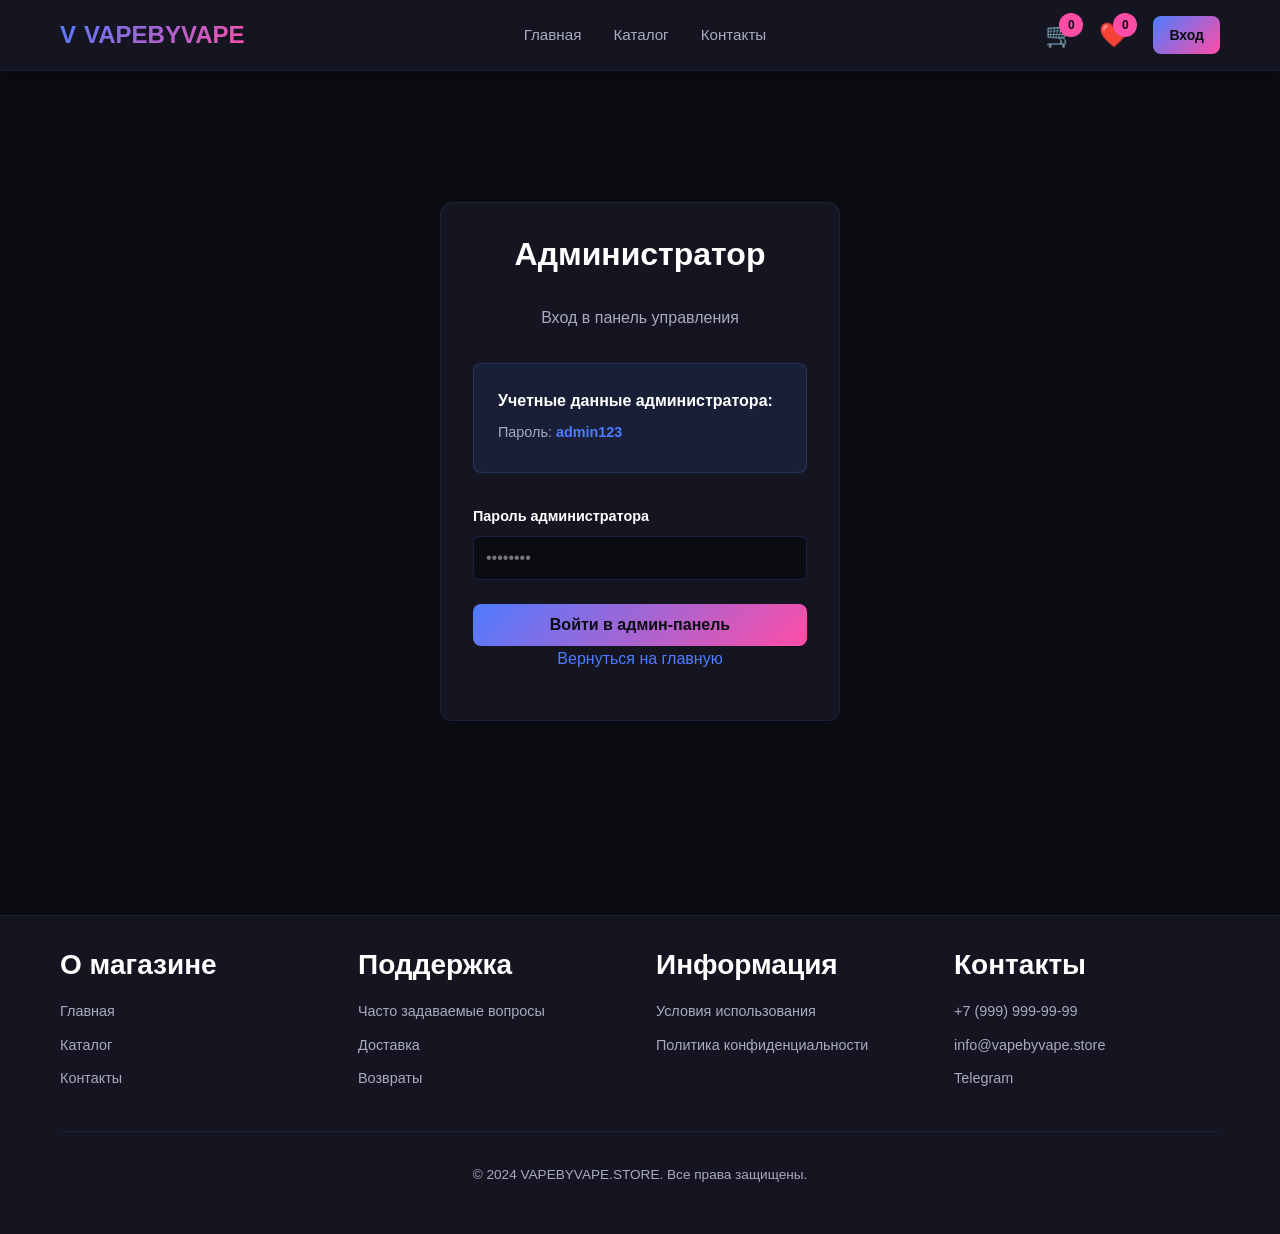
<file: admin/index.html>
<!DOCTYPE html>
<html lang="ru">
<head>
    <meta charset="UTF-8">
    <meta name="viewport" content="width=device-width, initial-scale=1.0">
    <meta name="description" content="Админ панель - VAPEBYVAPE.STORE">
    <meta name="theme-color" content="#0B0B12">
    <title>Админ панель - VAPEBYVAPE.STORE</title>
    <link rel="stylesheet" href="../css/admin.css">
</head>
<body>
    <script>
        // Check admin authentication
        document.addEventListener('DOMContentLoaded', () => {
            const isLoggedIn = localStorage.getItem('admin_logged_in');
            if (!isLoggedIn) {
                window.location.href = '../admin-login.html';
            }
        });
    </script>
    <div class="admin-wrapper">
        <!-- Sidebar Navigation -->
        <aside class="admin-sidebar">
            <div class="admin-logo">
                <h2>VAPEBYVAPE</h2>
                <p>Админ панель</p>
            </div>

            <nav class="admin-nav">
                <a href="#" class="nav-link active" data-page="dashboard">
                    <span class="icon">📊</span>
                    <span>Главная</span>
                </a>
                <a href="#" class="nav-link" data-page="products">
                    <span class="icon">📦</span>
                    <span>Товары</span>
                </a>
                <a href="#" class="nav-link" data-page="orders">
                    <span class="icon">🛒</span>
                    <span>Заказы</span>
                </a>
                <a href="#" class="nav-link" data-page="users">
                    <span class="icon">👥</span>
                    <span>Пользователи</span>
                </a>
                <a href="#" class="nav-link" data-page="reviews">
                    <span class="icon">⭐</span>
                    <span>Отзывы</span>
                </a>
                <a href="#" class="nav-link" data-page="settings">
                    <span class="icon">⚙️</span>
                    <span>Настройки</span>
                </a>
                <a href="#" class="nav-link logout" id="adminLogout">
                    <span class="icon">🚪</span>
                    <span>Выход</span>
                </a>
            </nav>
        </aside>

        <!-- Main Content -->
        <main class="admin-content">
            <!-- Header -->
            <header class="admin-header">
                <h1 id="pageTitle">Главная</h1>
                <div class="header-actions">
                    <span id="adminUserName">Администратор</span>
                </div>
            </header>

            <!-- Dashboard Page -->
            <div class="page-content active" data-page="dashboard">
                <div class="dashboard-grid">
                    <div class="stat-card">
                        <h3>Всего товаров</h3>
                        <p class="stat-number" id="totalProducts">0</p>
                    </div>
                    <div class="stat-card">
                        <h3>Всего пользователей</h3>
                        <p class="stat-number" id="totalUsers">0</p>
                    </div>
                    <div class="stat-card">
                        <h3>Всего заказов</h3>
                        <p class="stat-number" id="totalOrders">0</p>
                    </div>
                    <div class="stat-card">
                        <h3>Доход</h3>
                        <p class="stat-number" id="totalRevenue">₽ 0</p>
                    </div>
                </div>

                <div class="recent-section">
                    <h2>Последние заказы</h2>
                    <div id="recentOrders" class="orders-list">
                        <!-- Loaded via JavaScript -->
                    </div>
                </div>
            </div>

            <!-- Products Page -->
            <div class="page-content" data-page="products">
                <div class="page-header">
                    <h2>Управление товарами</h2>
                    <button id="addProductBtn" class="btn btn-primary">+ Добавить товар</button>
                </div>

                <table class="admin-table">
                    <thead>
                        <tr>
                            <th>ID</th>
                            <th>Название</th>
                            <th>Цена</th>
                            <th>Категория</th>
                            <th>Наличие</th>
                            <th>Действия</th>
                        </tr>
                    </thead>
                    <tbody id="productsTable">
                        <!-- Loaded via JavaScript -->
                    </tbody>
                </table>

                <!-- Add/Edit Product Modal -->
                <div id="productModal" class="modal" style="display: none;">
                    <div class="modal-content">
                        <span class="close">&times;</span>
                        <h2 id="productModalTitle">Добавить товар</h2>
                        <form id="productForm" class="admin-form">
                            <input type="hidden" id="productId">
                            <div class="form-group">
                                <label>Название</label>
                                <input type="text" id="productName" required>
                            </div>
                            <div class="form-group">
                                <label>Описание</label>
                                <textarea id="productDescription" rows="4" required></textarea>
                            </div>
                            <div class="form-group">
                                <label>Цена</label>
                                <input type="number" id="productPrice" required>
                            </div>
                            <div class="form-group">
                                <label>Категория</label>
                                <select id="productCategory" required>
                                    <option value="">Выберите категорию</option>
                                    <option value="nicotine-free">Без никотина</option>
                                    <option value="weak">Слабые</option>
                                    <option value="medium">Средние</option>
                                    <option value="strong">Сильные</option>
                                    <option value="cartridges">Картриджи</option>
                                </select>
                            </div>
                            <div class="form-group">
                                <label>Производитель</label>
                                <input type="text" id="productManufacturer" required>
                            </div>
                            <div class="form-group">
                                <label>Вкус</label>
                                <input type="text" id="productTaste" required>
                            </div>
                            <div class="form-group">
                                <label>Объем (мл)</label>
                                <input type="number" id="productVolume" required>
                            </div>
                            <div class="form-group">
                                <label>Наличие</label>
                                <input type="number" id="productStock" required>
                            </div>
                            <div class="form-group">
                                <label>Изображение (URL)</label>
                                <input type="text" id="productImage" required>
                            </div>
                            <button type="submit" class="btn btn-primary">Сохранить</button>
                        </form>
                    </div>
                </div>
            </div>

            <!-- Orders Page -->
            <div class="page-content" data-page="orders">
                <div class="page-header">
                    <h2>Управление заказами</h2>
                </div>

                <table class="admin-table">
                    <thead>
                        <tr>
                            <th>ID</th>
                            <th>Клиент</th>
                            <th>Сумма</th>
                            <th>Статус</th>
                            <th>Дата</th>
                            <th>Действия</th>
                        </tr>
                    </thead>
                    <tbody id="ordersTable">
                        <!-- Loaded via JavaScript -->
                    </tbody>
                </table>

                <!-- Order Details Modal -->
                <div id="orderModal" class="modal" style="display: none;">
                    <div class="modal-content">
                        <span class="close">&times;</span>
                        <h2>Детали заказа</h2>
                        <div id="orderDetails" class="order-details">
                            <!-- Loaded via JavaScript -->
                        </div>
                        <div class="form-group">
                            <label>Статус</label>
                            <select id="orderStatus">
                                <option value="new">Новый</option>
                                <option value="confirmed">Подтвержден</option>
                                <option value="packed">Собран</option>
                                <option value="shipped">Отправлен</option>
                                <option value="completed">Завершен</option>
                            </select>
                        </div>
                        <button id="updateOrderBtn" class="btn btn-primary">Обновить статус</button>
                    </div>
                </div>
            </div>

            <!-- Users Page -->
            <div class="page-content" data-page="users">
                <div class="page-header">
                    <h2>Управление пользователями</h2>
                </div>

                <table class="admin-table">
                    <thead>
                        <tr>
                            <th>ID</th>
                            <th>Имя</th>
                            <th>Email</th>
                            <th>Дата регистрации</th>
                            <th>Заказов</th>
                            <th>Действия</th>
                        </tr>
                    </thead>
                    <tbody id="usersTable">
                        <!-- Loaded via JavaScript -->
                    </tbody>
                </table>
            </div>

            <!-- Reviews Page -->
            <div class="page-content" data-page="reviews">
                <div class="page-header">
                    <h2>Управление отзывами</h2>
                </div>

                <table class="admin-table">
                    <thead>
                        <tr>
                            <th>ID</th>
                            <th>Товар</th>
                            <th>Пользователь</th>
                            <th>Рейтинг</th>
                            <th>Статус</th>
                            <th>Действия</th>
                        </tr>
                    </thead>
                    <tbody id="reviewsTable">
                        <!-- Loaded via JavaScript -->
                    </tbody>
                </table>
            </div>

            <!-- Settings Page -->
            <div class="page-content" data-page="settings">
                <div class="page-header">
                    <h2>Настройки</h2>
                </div>

                <div class="settings-section">
                    <h3>Основные настройки</h3>
                    <form id="settingsForm" class="admin-form">
                        <div class="form-group">
                            <label>Название магазина</label>
                            <input type="text" id="storeName" value="VAPEBYVAPE.STORE">
                        </div>
                        <div class="form-group">
                            <label>Телефон</label>
                            <input type="tel" id="storePhone" value="+79999999999">
                        </div>
                        <div class="form-group">
                            <label>Email</label>
                            <input type="email" id="storeEmail" value="info@vapebyvape.store">
                        </div>
                        <h3 style="margin-top: 2rem;">Настройки Telegram</h3>
                        <p style="color: var(--color-text-secondary); font-size: 0.9rem; margin-bottom: 1rem;">Здесь вы можете настроить отправку заказов в Telegram</p>
                        <div class="form-group">
                            <label>Telegram Bot Token</label>
                            <input type="text" id="telegramToken" placeholder="123456:ABC-DEF1234ghIkl-zyx57W2v1u123ew11">
                            <small style="color: var(--color-text-secondary);">Получите токен от @BotFather в Telegram</small>
                        </div>
                        <div class="form-group">
                            <label>Telegram Chat ID</label>
                            <input type="text" id="telegramChatId" placeholder="123456789">
                            <small style="color: var(--color-text-secondary);">ID чата, где будут отправляться заказы</small>
                        </div>
                        <button type="submit" class="btn btn-primary">Сохранить настройки</button>
                    </form>
                </div>
            </div>
        </main>
    </div>

    <script src="../js/app.js"></script>
    <script src="../js/admin.js"></script>
</body>
</html>
</file>
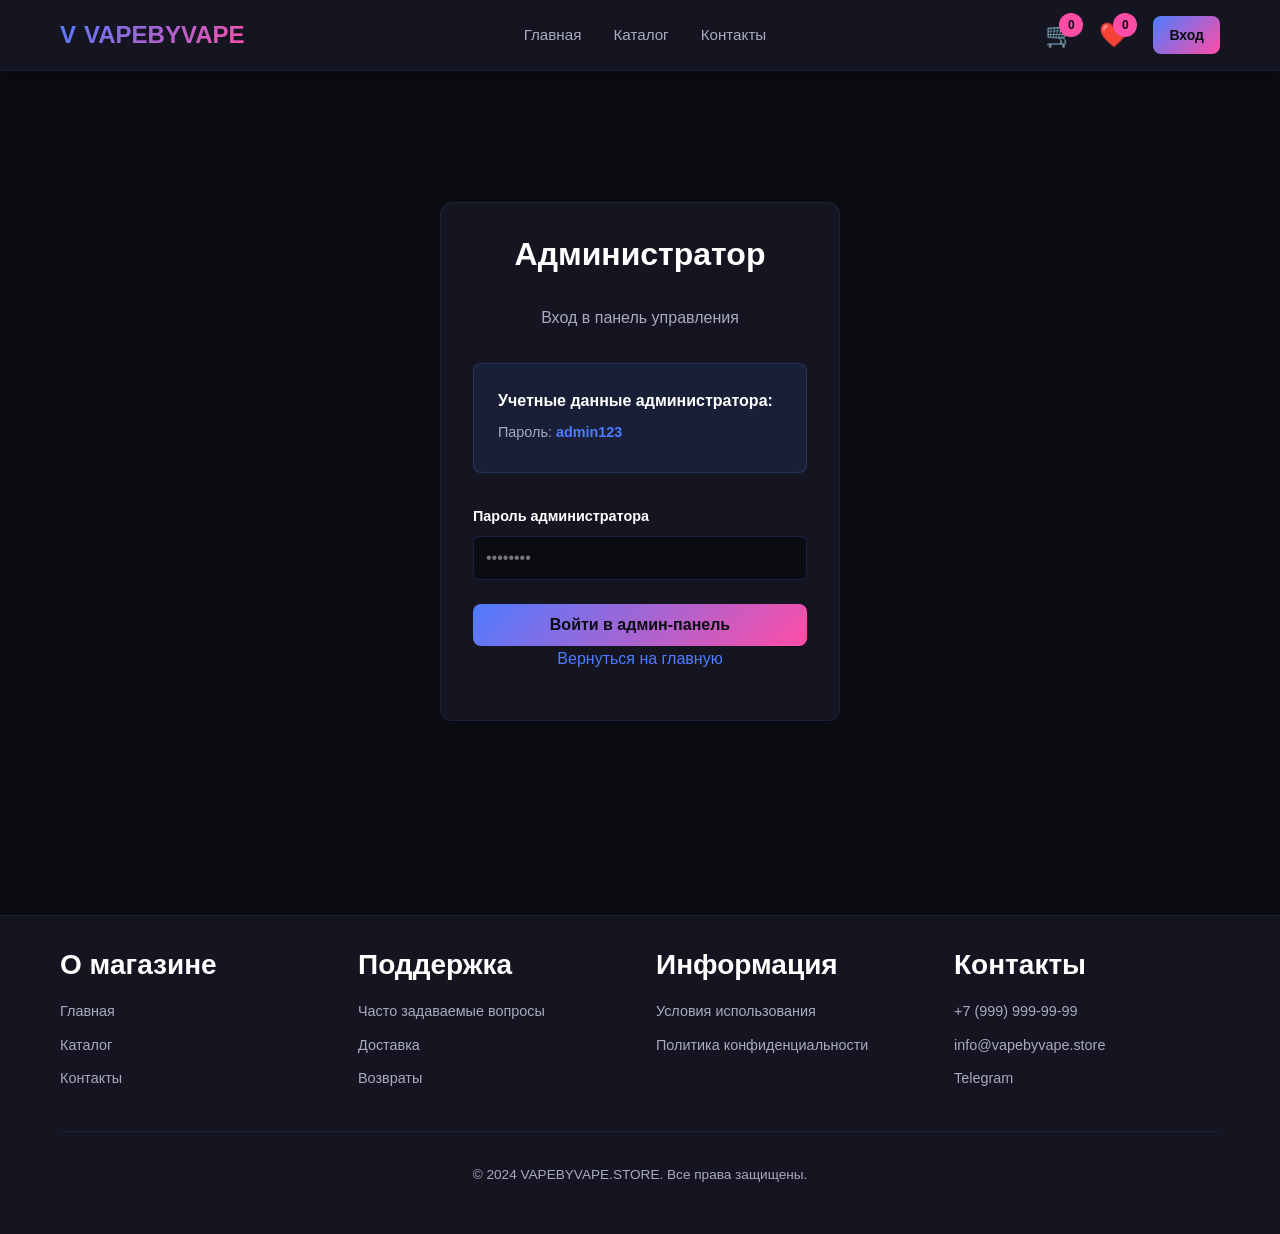
<file: admin-login.html>
<!DOCTYPE html>
<html lang="ru">
<head>
    <meta charset="UTF-8">
    <meta name="viewport" content="width=device-width, initial-scale=1.0">
    <meta name="description" content="Вход в админ-панель - VAPEBYVAPE.STORE">
    <meta name="theme-color" content="#0B0B12">
    <title>Вход в админ - VAPEBYVAPE.STORE</title>
    <link rel="stylesheet" href="css/style.css">
</head>
<body>
    <div id="navbar"></div>

    <main class="main-content">
        <div class="container auth-container">
            <div class="auth-card">
                <h1 class="auth-title">Администратор</h1>
                <p style="text-align: center; color: var(--color-text-secondary); margin-bottom: 2rem;">Вход в панель управления</p>
                
                <div style="background: rgba(77, 124, 255, 0.1); border: 1px solid rgba(77, 124, 255, 0.2); border-radius: 8px; padding: 1.5rem; margin-bottom: 2rem;">
                    <p style="color: var(--color-text); font-weight: 600; margin-bottom: 0.5rem;">Учетные данные администратора:</p>
                    <p style="color: var(--color-text-secondary); font-size: 0.9rem; margin-bottom: 0.25rem;">Пароль: <strong style="color: var(--color-primary);">admin123</strong></p>
                </div>
                
                <form id="adminLoginForm" class="auth-form">
                    <div class="form-group">
                        <label for="adminPassword" class="form-label">Пароль администратора</label>
                        <input 
                            type="password" 
                            id="adminPassword" 
                            name="adminPassword" 
                            class="form-input" 
                            placeholder="••••••••"
                            required
                        >
                        <span class="form-error" id="passwordError"></span>
                    </div>

                    <button type="submit" class="btn btn-gradient btn-full">Войти в админ-панель</button>
                </form>

                <p class="auth-footer">
                    <a href="index.html">Вернуться на главную</a>
                </p>
            </div>
        </div>
    </main>

    <div id="footer"></div>
    <div id="cart-notification"></div>

    <script src="js/app.js"></script>
    <script>
        document.addEventListener('DOMContentLoaded', () => {
            const form = document.getElementById('adminLoginForm');
            const adminPassword = 'admin123'; // Default password
            
            if (form) {
                form.addEventListener('submit', (e) => {
                    e.preventDefault();
                    
                    const password = document.getElementById('adminPassword').value;
                    const errorEl = document.getElementById('passwordError');
                    
                    if (password === adminPassword) {
                        localStorage.setItem('admin_logged_in', 'true');
                        localStorage.setItem('admin_login_time', new Date().getTime());
                        UI.showNotification('Вход выполнен успешно!');
                        setTimeout(() => {
                            window.location.href = 'admin/index.html';
                        }, 1000);
                    } else {
                        errorEl.textContent = 'Неверный пароль';
                        errorEl.style.display = 'block';
                        document.getElementById('adminPassword').value = '';
                    }
                });
            }
        });
    </script>
</body>
</html>
</file>
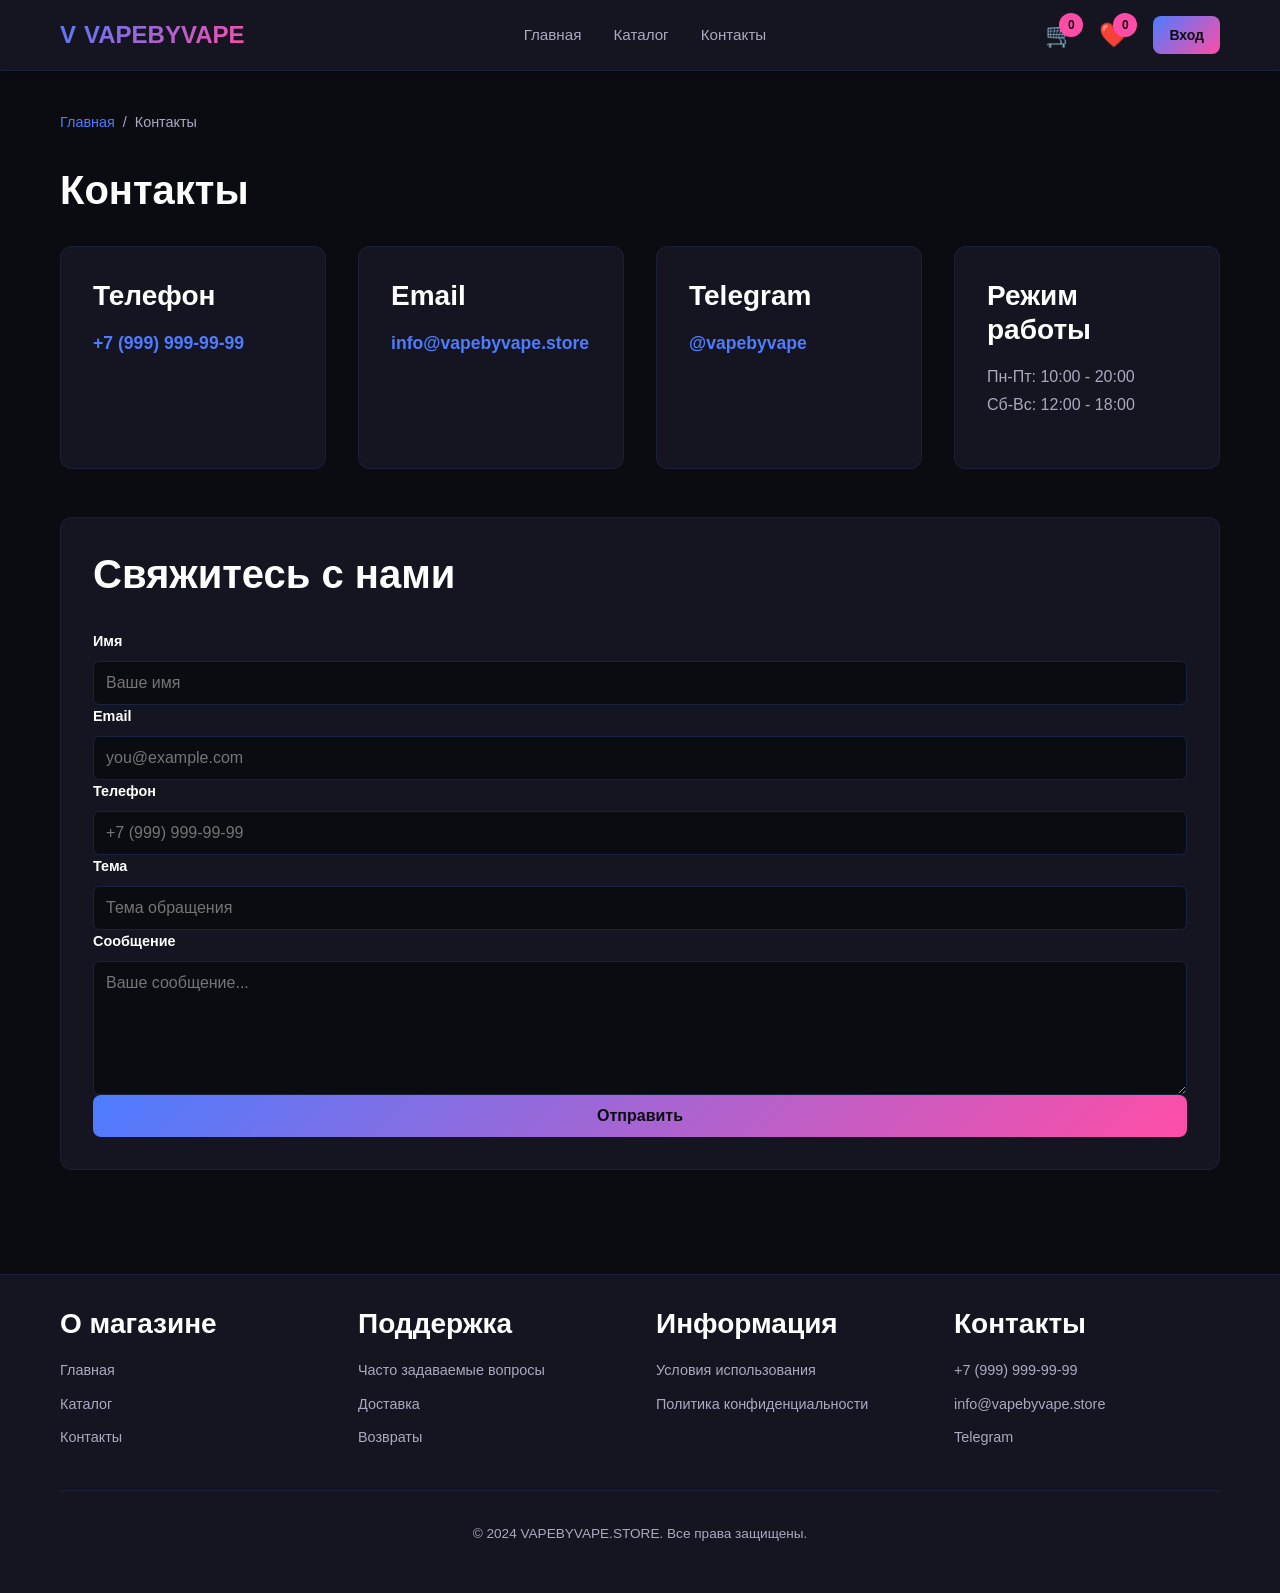
<file: contacts.html>
<!DOCTYPE html>
<html lang="ru">
<head>
    <meta charset="UTF-8">
    <meta name="viewport" content="width=device-width, initial-scale=1.0">
    <meta name="description" content="Контакты VAPEBYVAPE.STORE">
    <meta name="theme-color" content="#0B0B12">
    <title>Контакты - VAPEBYVAPE.STORE</title>
    <link rel="stylesheet" href="css/style.css">
</head>
<body>
    <div id="navbar"></div>

    <main class="main-content">
        <div class="container">
            <div class="breadcrumb">
                <a href="index.html">Главная</a>
                <span> / </span>
                <span>Контакты</span>
            </div>

            <h1 class="page-title">Контакты</h1>

            <div class="contacts-section">
                <div class="contact-info-large">
                    <div class="contact-item-large">
                        <h3>Телефон</h3>
                        <a href="tel:+79999999999" class="contact-link">+7 (999) 999-99-99</a>
                    </div>
                    <div class="contact-item-large">
                        <h3>Email</h3>
                        <a href="mailto:info@vapebyvape.store" class="contact-link">info@vapebyvape.store</a>
                    </div>
                    <div class="contact-item-large">
                        <h3>Telegram</h3>
                        <a href="https://t.me/vapebyvape" target="_blank" class="contact-link">@vapebyvape</a>
                    </div>
                    <div class="contact-item-large">
                        <h3>Режим работы</h3>
                        <p class="contact-text">Пн-Пт: 10:00 - 20:00<br>Сб-Вс: 12:00 - 18:00</p>
                    </div>
                </div>

                <form id="contactForm" class="contact-form">
                    <h2 class="form-title">Свяжитесь с нами</h2>

                    <div class="form-group">
                        <label for="contactName" class="form-label">Имя</label>
                        <input 
                            type="text" 
                            id="contactName" 
                            class="form-input" 
                            placeholder="Ваше имя"
                            required
                        >
                    </div>

                    <div class="form-group">
                        <label for="contactEmail" class="form-label">Email</label>
                        <input 
                            type="email" 
                            id="contactEmail" 
                            class="form-input" 
                            placeholder="you@example.com"
                            required
                        >
                    </div>

                    <div class="form-group">
                        <label for="contactPhone" class="form-label">Телефон</label>
                        <input 
                            type="tel" 
                            id="contactPhone" 
                            class="form-input" 
                            placeholder="+7 (999) 999-99-99"
                        >
                    </div>

                    <div class="form-group">
                        <label for="contactSubject" class="form-label">Тема</label>
                        <input 
                            type="text" 
                            id="contactSubject" 
                            class="form-input" 
                            placeholder="Тема обращения"
                            required
                        >
                    </div>

                    <div class="form-group">
                        <label for="contactMessage" class="form-label">Сообщение</label>
                        <textarea 
                            id="contactMessage" 
                            class="form-textarea" 
                            placeholder="Ваше сообщение..."
                            rows="6"
                            required
                        ></textarea>
                    </div>

                    <button type="submit" class="btn btn-gradient btn-full">Отправить</button>
                </form>
            </div>
        </div>
    </main>

    <div id="footer"></div>
    <div id="cart-notification"></div>

    <script src="js/app.js"></script>
    <script>
        // Contact Form Handler
        document.addEventListener('DOMContentLoaded', () => {
            const contactForm = document.getElementById('contactForm');
            
            if (contactForm) {
                contactForm.addEventListener('submit', (e) => {
                    e.preventDefault();
                    
                    const name = document.getElementById('contactName').value.trim();
                    const email = document.getElementById('contactEmail').value.trim();
                    const phone = document.getElementById('contactPhone').value.trim();
                    const subject = document.getElementById('contactSubject').value.trim();
                    const message = document.getElementById('contactMessage').value.trim();
                    
                    // Basic validation
                    if (!name || !email || !subject || !message) {
                        UI.showNotification('Заполните все обязательные поля', 'error');
                        return;
                    }
                    
                    // Email validation
                    const emailRegex = /^[^\s@]+@[^\s@]+\.[^\s@]+$/;
                    if (!emailRegex.test(email)) {
                        UI.showNotification('Введите корректный email', 'error');
                        return;
                    }
                    
                    // Create contact inquiry
                    const inquiries = JSON.parse(localStorage.getItem('contact_inquiries')) || [];
                    
                    const inquiry = {
                        id: Date.now(),
                        name: name,
                        email: email,
                        phone: phone || 'не указан',
                        subject: subject,
                        message: message,
                        date: new Date().toISOString().split('T')[0],
                        status: 'new'
                    };
                    
                    inquiries.push(inquiry);
                    localStorage.setItem('contact_inquiries', JSON.stringify(inquiries));
                    
                    // Show success message
                    UI.showNotification('Ваше сообщение отправлено! Мы свяжемся с вами в ближайшее время.', 'success');
                    
                    // Reset form
                    contactForm.reset();
                    
                    // Optional: Send to Telegram (if configured)
                    const telegramToken = localStorage.getItem('telegram_token');
                    const telegramChatId = localStorage.getItem('telegram_chat_id');
                    
                    if (telegramToken && telegramChatId) {
                        const telegramMessage = `
📧 Новое обращение из формы контактов

Имя: ${name}
Email: ${email}
Телефон: ${phone || 'не указан'}
Тема: ${subject}

Сообщение:
${message}
                        `;
                        
                        fetch(`https://api.telegram.org/bot${telegramToken}/sendMessage`, {
                            method: 'POST',
                            headers: { 'Content-Type': 'application/json' },
                            body: JSON.stringify({
                                chat_id: telegramChatId,
                                text: telegramMessage.trim()
                            })
                        }).catch(() => {
                            // Silently fail if Telegram is not configured
                        });
                    }
                });
            }
        });
    </script>
</body>
</html>
</file>
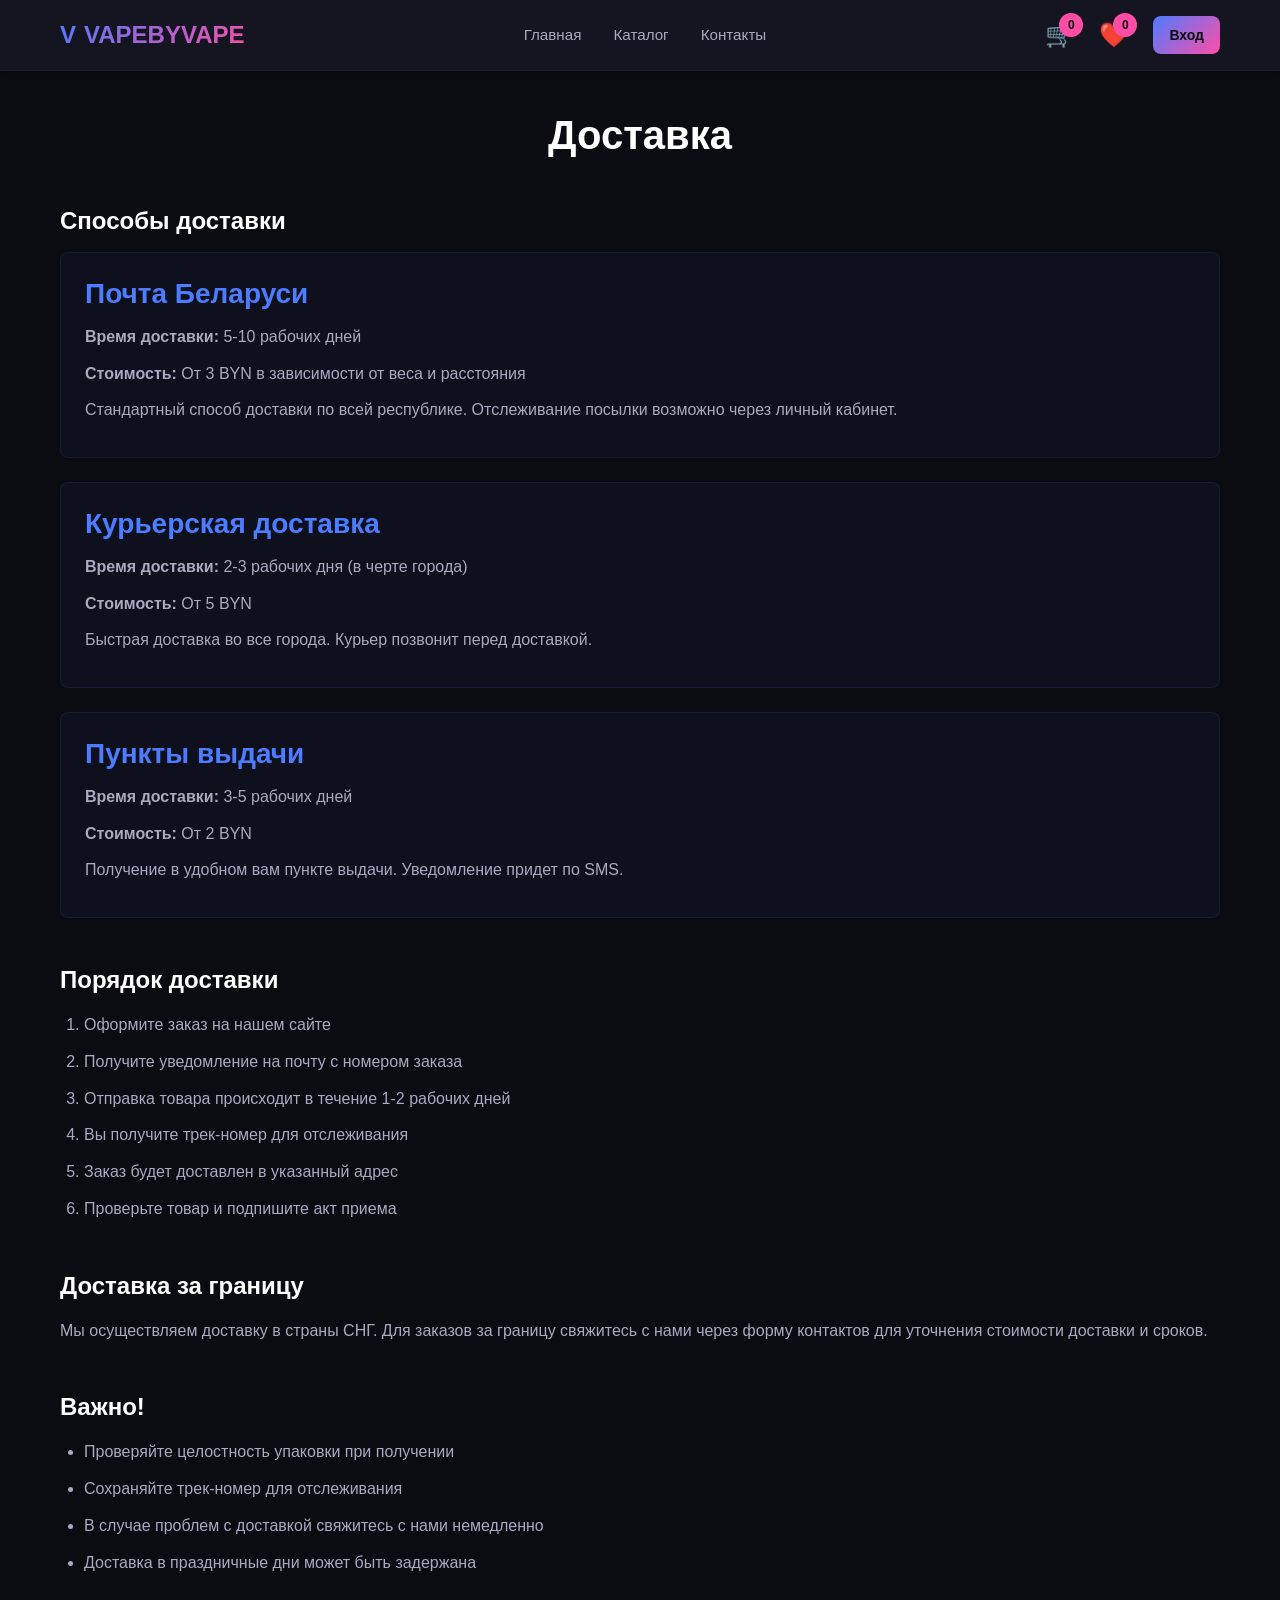
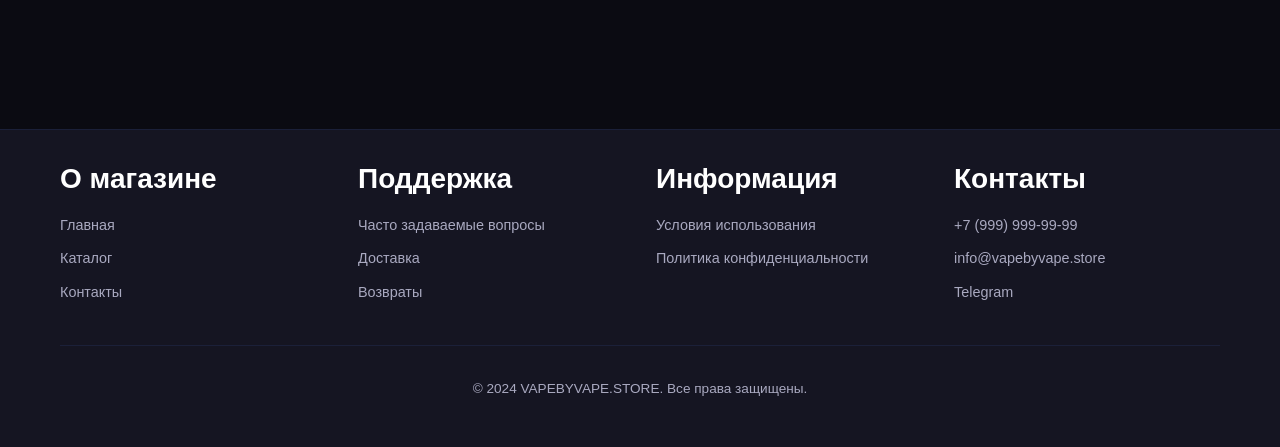
<file: delivery.html>
<!DOCTYPE html>
<html lang="ru">
<head>
    <meta charset="UTF-8">
    <meta name="viewport" content="width=device-width, initial-scale=1.0">
    <meta name="description" content="Доставка - VAPEBYVAPE.STORE">
    <meta name="theme-color" content="#0B0B12">
    <title>Доставка - VAPEBYVAPE.STORE</title>
    <link rel="stylesheet" href="css/style.css">
</head>
<body>
    <div id="navbar"></div>

    <main class="main-content">
        <div class="container">
            <h1 class="section-title">Доставка</h1>
            
            <div class="info-section">
                <h2>Способы доставки</h2>
                
                <div class="delivery-option">
                    <h3>Почта Беларуси</h3>
                    <p><strong>Время доставки:</strong> 5-10 рабочих дней</p>
                    <p><strong>Стоимость:</strong> От 3 BYN в зависимости от веса и расстояния</p>
                    <p>Стандартный способ доставки по всей республике. Отслеживание посылки возможно через личный кабинет.</p>
                </div>

                <div class="delivery-option">
                    <h3>Курьерская доставка</h3>
                    <p><strong>Время доставки:</strong> 2-3 рабочих дня (в черте города)</p>
                    <p><strong>Стоимость:</strong> От 5 BYN</p>
                    <p>Быстрая доставка во все города. Курьер позвонит перед доставкой.</p>
                </div>

                <div class="delivery-option">
                    <h3>Пункты выдачи</h3>
                    <p><strong>Время доставки:</strong> 3-5 рабочих дней</p>
                    <p><strong>Стоимость:</strong> От 2 BYN</p>
                    <p>Получение в удобном вам пункте выдачи. Уведомление придет по SMS.</p>
                </div>
            </div>

            <div class="info-section">
                <h2>Порядок доставки</h2>
                <ol style="color: var(--color-text-secondary); line-height: 1.8;">
                    <li>Оформите заказ на нашем сайте</li>
                    <li>Получите уведомление на почту с номером заказа</li>
                    <li>Отправка товара происходит в течение 1-2 рабочих дней</li>
                    <li>Вы получите трек-номер для отслеживания</li>
                    <li>Заказ будет доставлен в указанный адрес</li>
                    <li>Проверьте товар и подпишите акт приема</li>
                </ol>
            </div>

            <div class="info-section">
                <h2>Доставка за границу</h2>
                <p>Мы осуществляем доставку в страны СНГ. Для заказов за границу свяжитесь с нами через форму контактов для уточнения стоимости доставки и сроков.</p>
            </div>

            <div class="info-section">
                <h2>Важно!</h2>
                <ul style="color: var(--color-text-secondary); line-height: 1.8;">
                    <li>Проверяйте целостность упаковки при получении</li>
                    <li>Сохраняйте трек-номер для отслеживания</li>
                    <li>В случае проблем с доставкой свяжитесь с нами немедленно</li>
                    <li>Доставка в праздничные дни может быть задержана</li>
                </ul>
            </div>
        </div>
    </main>

    <div id="footer"></div>
    <div id="cart-notification"></div>

    <script src="js/app.js"></script>
</body>
</html>
</file>
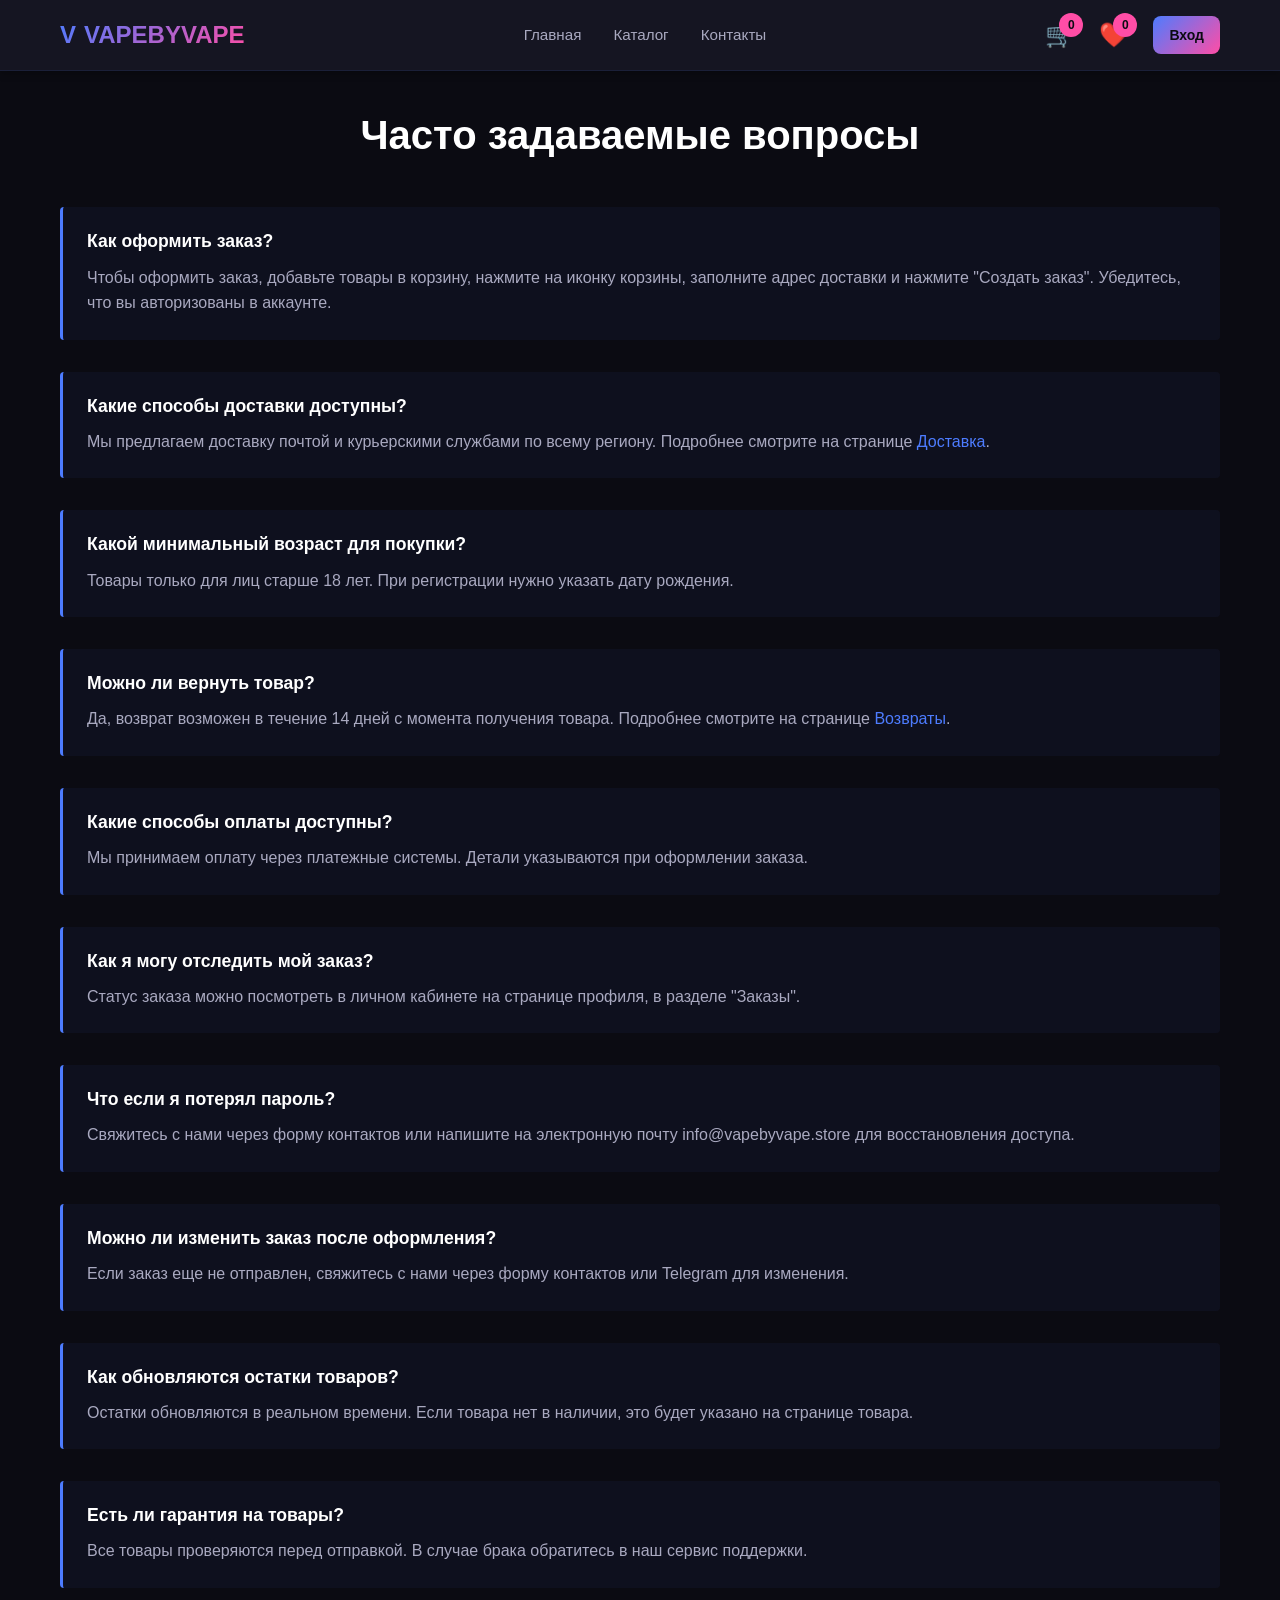
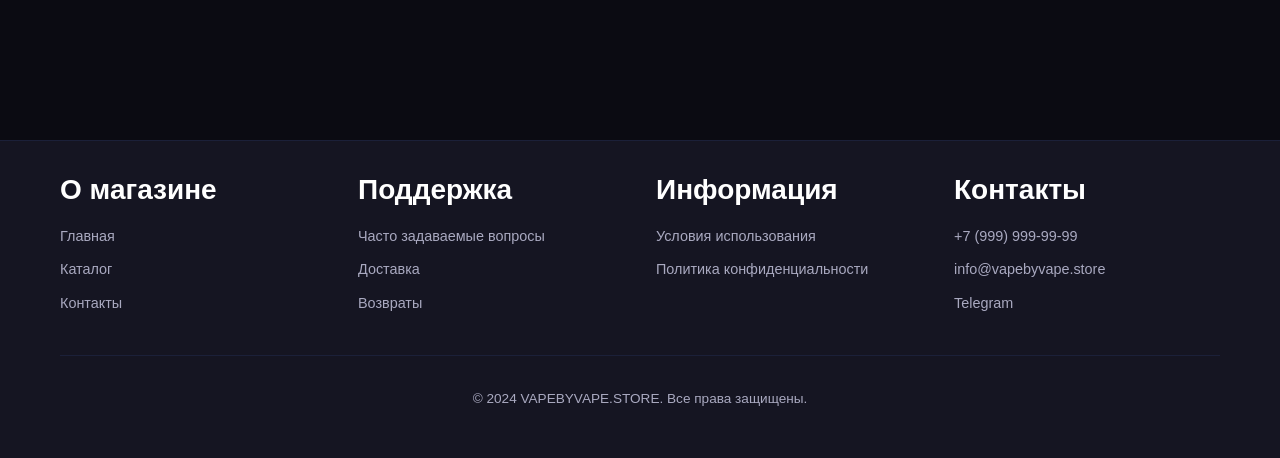
<file: faq.html>
<!DOCTYPE html>
<html lang="ru">
<head>
    <meta charset="UTF-8">
    <meta name="viewport" content="width=device-width, initial-scale=1.0">
    <meta name="description" content="Часто задаваемые вопросы - VAPEBYVAPE.STORE">
    <meta name="theme-color" content="#0B0B12">
    <title>FAQ - VAPEBYVAPE.STORE</title>
    <link rel="stylesheet" href="css/style.css">
</head>
<body>
    <div id="navbar"></div>

    <main class="main-content">
        <div class="container">
            <h1 class="section-title">Часто задаваемые вопросы</h1>
            
            <div class="faq-section">
                <div class="faq-item">
                    <h3 class="faq-question">Как оформить заказ?</h3>
                    <p class="faq-answer">Чтобы оформить заказ, добавьте товары в корзину, нажмите на иконку корзины, заполните адрес доставки и нажмите "Создать заказ". Убедитесь, что вы авторизованы в аккаунте.</p>
                </div>

                <div class="faq-item">
                    <h3 class="faq-question">Какие способы доставки доступны?</h3>
                    <p class="faq-answer">Мы предлагаем доставку почтой и курьерскими службами по всему региону. Подробнее смотрите на странице <a href="delivery.html">Доставка</a>.</p>
                </div>

                <div class="faq-item">
                    <h3 class="faq-question">Какой минимальный возраст для покупки?</h3>
                    <p class="faq-answer">Товары только для лиц старше 18 лет. При регистрации нужно указать дату рождения.</p>
                </div>

                <div class="faq-item">
                    <h3 class="faq-question">Можно ли вернуть товар?</h3>
                    <p class="faq-answer">Да, возврат возможен в течение 14 дней с момента получения товара. Подробнее смотрите на странице <a href="returns.html">Возвраты</a>.</p>
                </div>

                <div class="faq-item">
                    <h3 class="faq-question">Какие способы оплаты доступны?</h3>
                    <p class="faq-answer">Мы принимаем оплату через платежные системы. Детали указываются при оформлении заказа.</p>
                </div>

                <div class="faq-item">
                    <h3 class="faq-question">Как я могу отследить мой заказ?</h3>
                    <p class="faq-answer">Статус заказа можно посмотреть в личном кабинете на странице профиля, в разделе "Заказы".</p>
                </div>

                <div class="faq-item">
                    <h3 class="faq-question">Что если я потерял пароль?</h3>
                    <p class="faq-answer">Свяжитесь с нами через форму контактов или напишите на электронную почту info@vapebyvape.store для восстановления доступа.</p>
                </div>

                <div class="faq-item">
                    <h3 class="faq-question">Можно ли изменить заказ после оформления?</h3>
                    <p class="faq-answer">Если заказ еще не отправлен, свяжитесь с нами через форму контактов или Telegram для изменения.</p>
                </div>

                <div class="faq-item">
                    <h3 class="faq-question">Как обновляются остатки товаров?</h3>
                    <p class="faq-answer">Остатки обновляются в реальном времени. Если товара нет в наличии, это будет указано на странице товара.</p>
                </div>

                <div class="faq-item">
                    <h3 class="faq-question">Есть ли гарантия на товары?</h3>
                    <p class="faq-answer">Все товары проверяются перед отправкой. В случае брака обратитесь в наш сервис поддержки.</p>
                </div>
            </div>
        </div>
    </main>

    <div id="footer"></div>
    <div id="cart-notification"></div>

    <script src="js/app.js"></script>
</body>
</html>
</file>
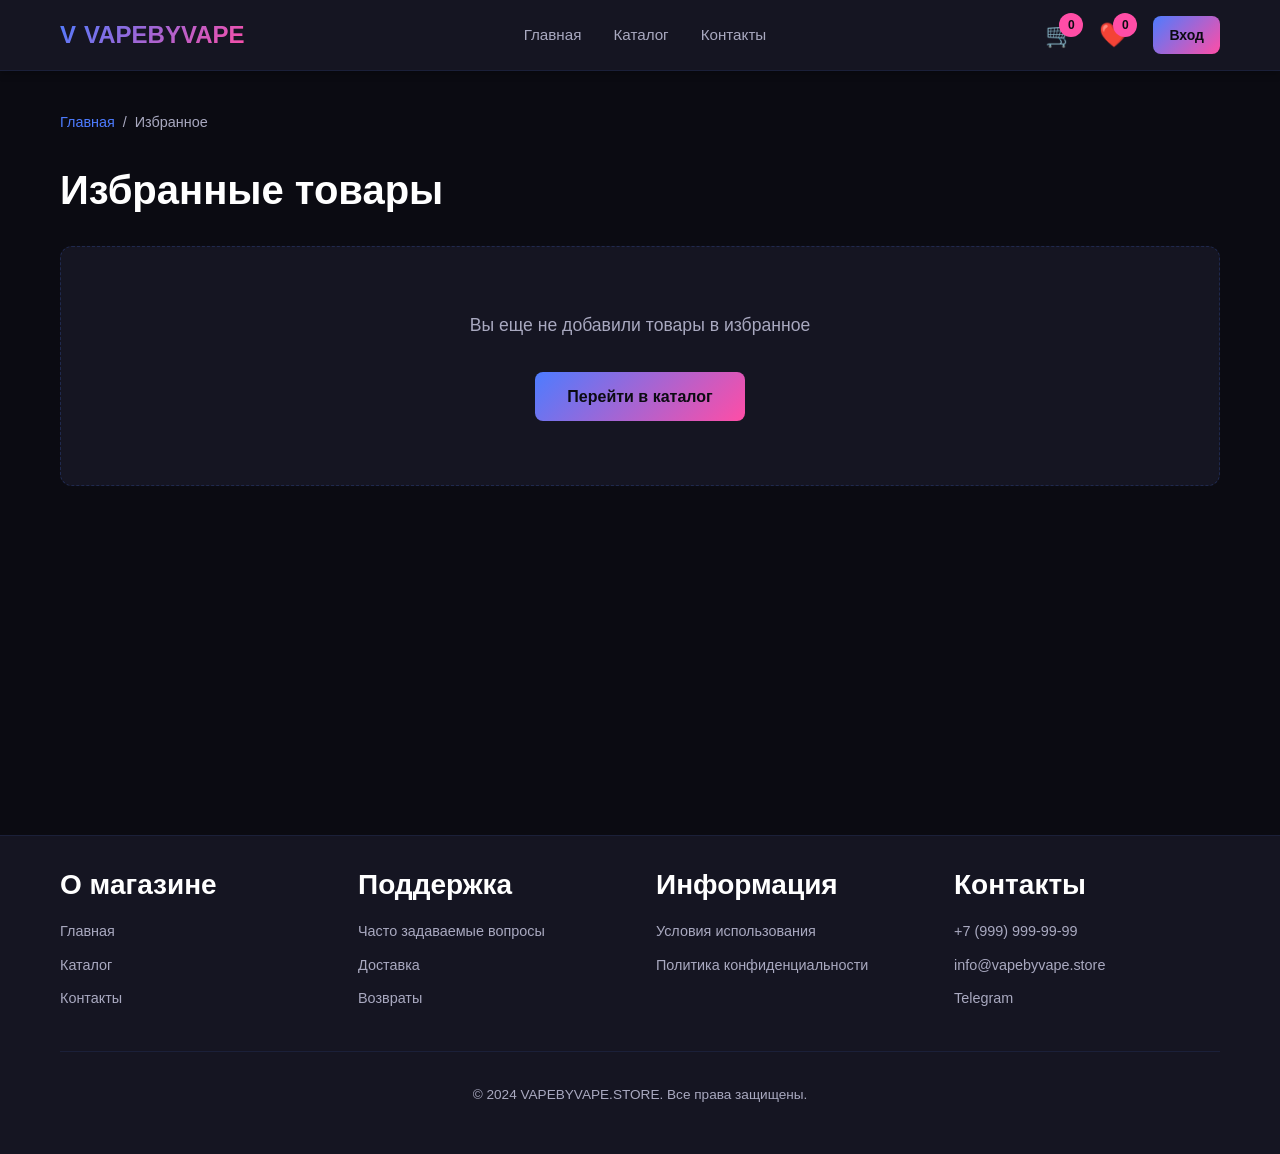
<file: favorites.html>
<!DOCTYPE html>
<html lang="ru">
<head>
    <meta charset="UTF-8">
    <meta name="viewport" content="width=device-width, initial-scale=1.0">
    <meta name="description" content="Избранные товары - VAPEBYVAPE.STORE">
    <meta name="theme-color" content="#0B0B12">
    <title>Избранное - VAPEBYVAPE.STORE</title>
    <link rel="stylesheet" href="css/style.css">
</head>
<body>
    <div id="navbar"></div>

    <main class="main-content">
        <div class="container">
            <div class="breadcrumb">
                <a href="index.html">Главная</a>
                <span> / </span>
                <span>Избранное</span>
            </div>

            <h1 class="page-title">Избранные товары</h1>

            <div id="favoritesContainer" class="products-grid">
                <!-- Loaded via JavaScript -->
            </div>

            <div id="emptyFavorites" class="empty-state" style="display: none;">
                <p>Вы еще не добавили товары в избранное</p>
                <a href="catalog.html" class="btn btn-gradient">Перейти в каталог</a>
            </div>
        </div>
    </main>

    <div id="footer"></div>
    <div id="cart-notification"></div>

    <script src="js/app.js"></script>
    <script src="js/product.js"></script>
</body>
</html>
</file>
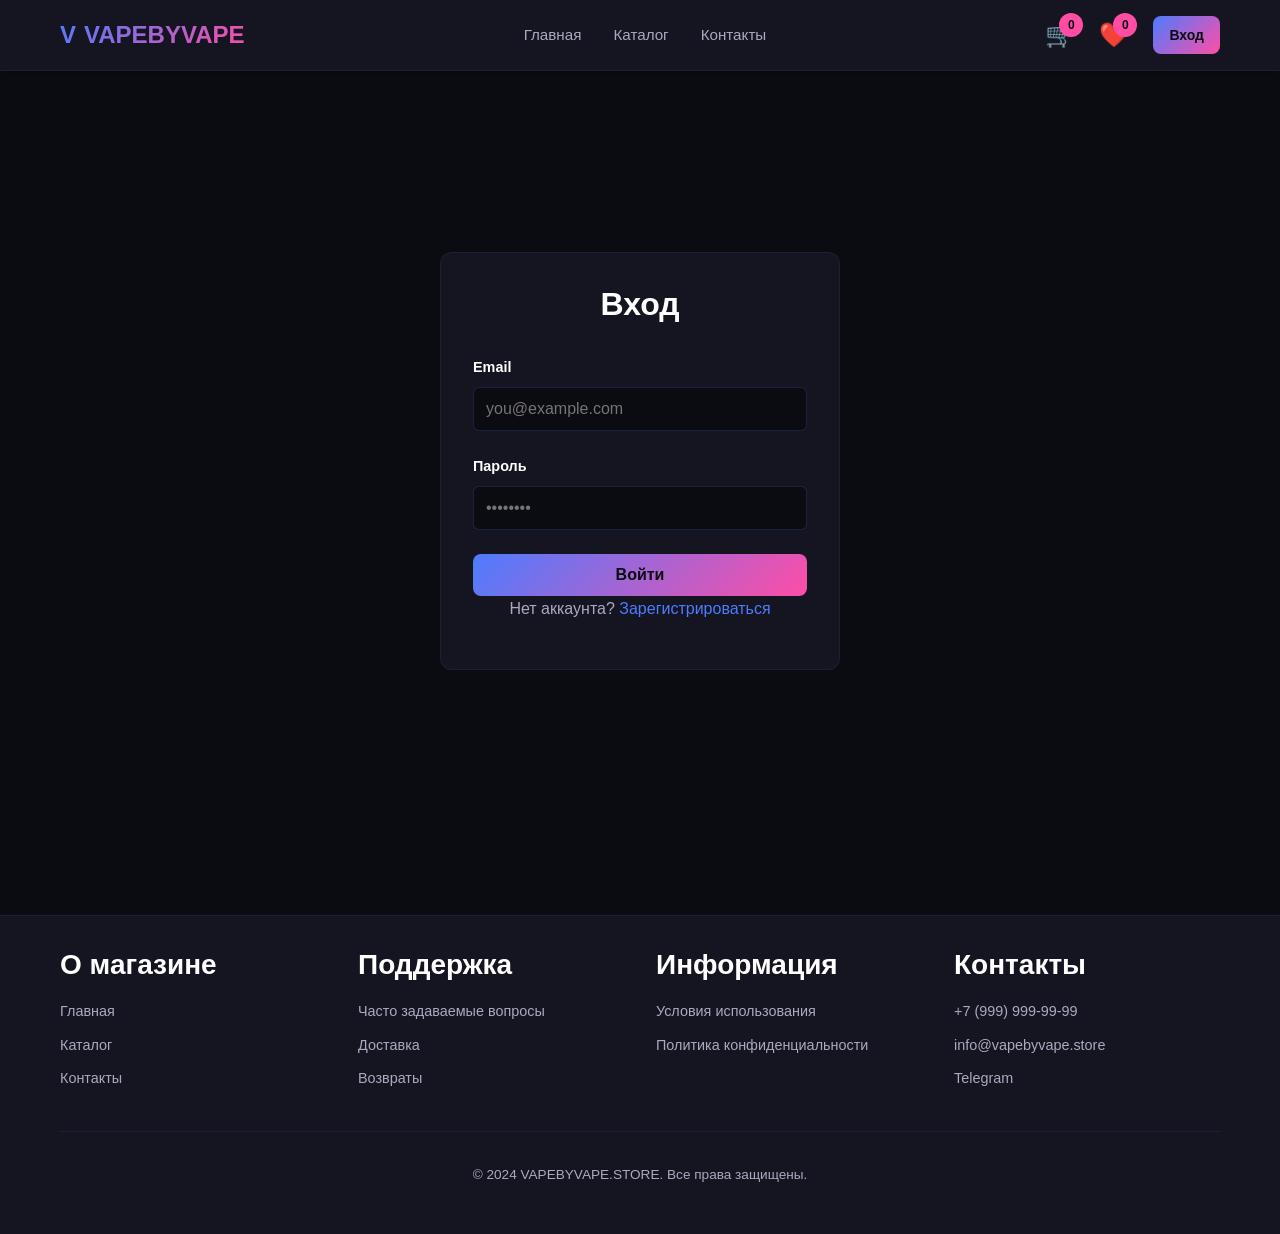
<file: login.html>
<!DOCTYPE html>
<html lang="ru">
<head>
    <meta charset="UTF-8">
    <meta name="viewport" content="width=device-width, initial-scale=1.0">
    <meta name="description" content="Вход в аккаунт - VAPEBYVAPE.STORE">
    <meta name="theme-color" content="#0B0B12">
    <title>Вход - VAPEBYVAPE.STORE</title>
    <link rel="stylesheet" href="css/style.css">
</head>
<body>
    <div id="navbar"></div>

    <main class="main-content">
        <div class="container auth-container">
            <div class="auth-card">
                <h1 class="auth-title">Вход</h1>
                
                <form id="loginForm" class="auth-form">
                    <div class="form-group">
                        <label for="email" class="form-label">Email</label>
                        <input 
                            type="email" 
                            id="email" 
                            name="email" 
                            class="form-input" 
                            placeholder="you@example.com"
                            required
                        >
                        <span class="form-error" id="emailError"></span>
                    </div>

                    <div class="form-group">
                        <label for="password" class="form-label">Пароль</label>
                        <input 
                            type="password" 
                            id="password" 
                            name="password" 
                            class="form-input" 
                            placeholder="••••••••"
                            required
                        >
                        <span class="form-error" id="passwordError"></span>
                    </div>

                    <button type="submit" class="btn btn-gradient btn-full">Войти</button>
                </form>

                <p class="auth-footer">
                    Нет аккаунта? <a href="register.html">Зарегистрироваться</a>
                </p>
            </div>
        </div>
    </main>

    <div id="footer"></div>
    <div id="cart-notification"></div>

    <script src="js/app.js"></script>
    <script src="js/auth.js"></script>
</body>
</html>
</file>
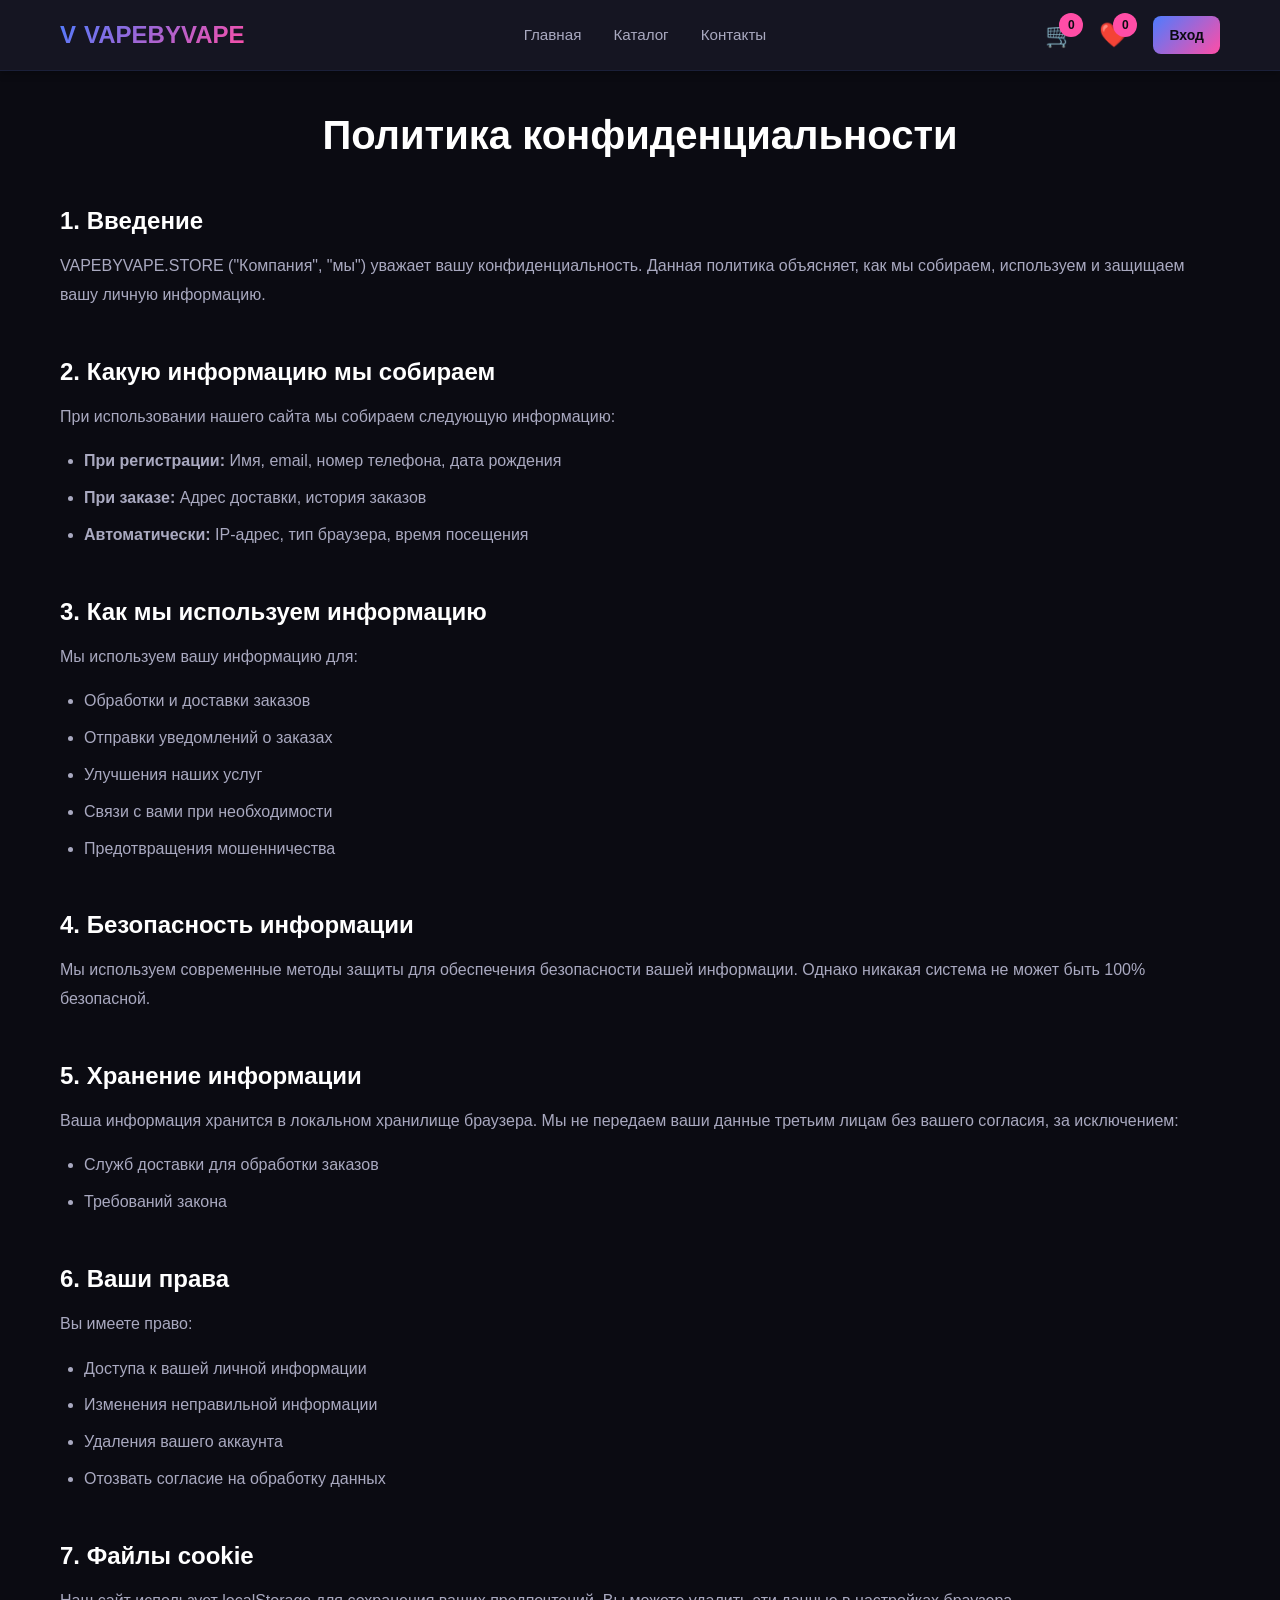
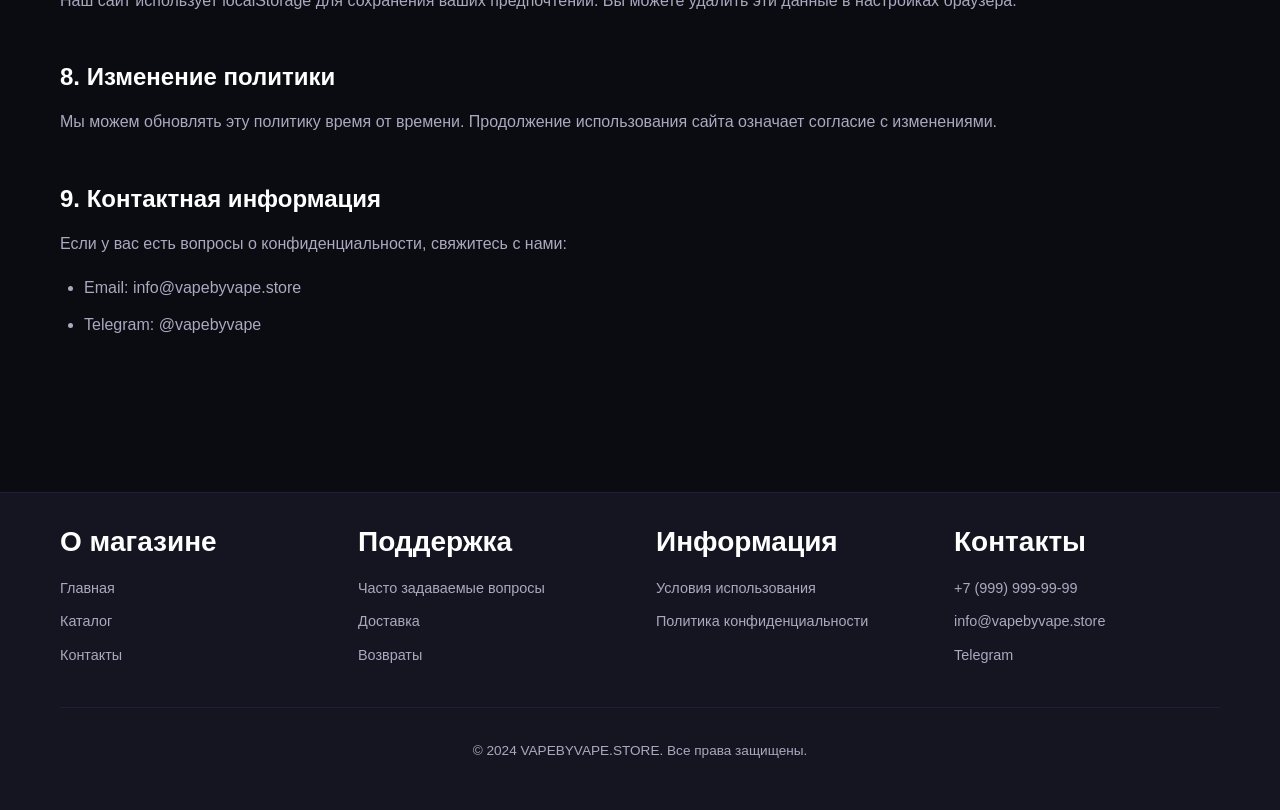
<file: privacy.html>
<!DOCTYPE html>
<html lang="ru">
<head>
    <meta charset="UTF-8">
    <meta name="viewport" content="width=device-width, initial-scale=1.0">
    <meta name="description" content="Политика конфиденциальности - VAPEBYVAPE.STORE">
    <meta name="theme-color" content="#0B0B12">
    <title>Политика конфиденциальности - VAPEBYVAPE.STORE</title>
    <link rel="stylesheet" href="css/style.css">
</head>
<body>
    <div id="navbar"></div>

    <main class="main-content">
        <div class="container">
            <h1 class="section-title">Политика конфиденциальности</h1>
            
            <div class="info-section">
                <h2>1. Введение</h2>
                <p>VAPEBYVAPE.STORE ("Компания", "мы") уважает вашу конфиденциальность. Данная политика объясняет, как мы собираем, используем и защищаем вашу личную информацию.</p>
            </div>

            <div class="info-section">
                <h2>2. Какую информацию мы собираем</h2>
                <p>При использовании нашего сайта мы собираем следующую информацию:</p>
                <ul style="color: var(--color-text-secondary); line-height: 1.8;">
                    <li><strong>При регистрации:</strong> Имя, email, номер телефона, дата рождения</li>
                    <li><strong>При заказе:</strong> Адрес доставки, история заказов</li>
                    <li><strong>Автоматически:</strong> IP-адрес, тип браузера, время посещения</li>
                </ul>
            </div>

            <div class="info-section">
                <h2>3. Как мы используем информацию</h2>
                <p>Мы используем вашу информацию для:</p>
                <ul style="color: var(--color-text-secondary); line-height: 1.8;">
                    <li>Обработки и доставки заказов</li>
                    <li>Отправки уведомлений о заказах</li>
                    <li>Улучшения наших услуг</li>
                    <li>Связи с вами при необходимости</li>
                    <li>Предотвращения мошенничества</li>
                </ul>
            </div>

            <div class="info-section">
                <h2>4. Безопасность информации</h2>
                <p>Мы используем современные методы защиты для обеспечения безопасности вашей информации. Однако никакая система не может быть 100% безопасной.</p>
            </div>

            <div class="info-section">
                <h2>5. Хранение информации</h2>
                <p>Ваша информация хранится в локальном хранилище браузера. Мы не передаем ваши данные третьим лицам без вашего согласия, за исключением:</p>
                <ul style="color: var(--color-text-secondary); line-height: 1.8;">
                    <li>Служб доставки для обработки заказов</li>
                    <li>Требований закона</li>
                </ul>
            </div>

            <div class="info-section">
                <h2>6. Ваши права</h2>
                <p>Вы имеете право:</p>
                <ul style="color: var(--color-text-secondary); line-height: 1.8;">
                    <li>Доступа к вашей личной информации</li>
                    <li>Изменения неправильной информации</li>
                    <li>Удаления вашего аккаунта</li>
                    <li>Отозвать согласие на обработку данных</li>
                </ul>
            </div>

            <div class="info-section">
                <h2>7. Файлы cookie</h2>
                <p>Наш сайт использует localStorage для сохранения ваших предпочтений. Вы можете удалить эти данные в настройках браузера.</p>
            </div>

            <div class="info-section">
                <h2>8. Изменение политики</h2>
                <p>Мы можем обновлять эту политику время от времени. Продолжение использования сайта означает согласие с изменениями.</p>
            </div>

            <div class="info-section">
                <h2>9. Контактная информация</h2>
                <p>Если у вас есть вопросы о конфиденциальности, свяжитесь с нами:</p>
                <ul style="color: var(--color-text-secondary); line-height: 1.8;">
                    <li>Email: info@vapebyvape.store</li>
                    <li>Telegram: @vapebyvape</li>
                </ul>
            </div>
        </div>
    </main>

    <div id="footer"></div>
    <div id="cart-notification"></div>

    <script src="js/app.js"></script>
</body>
</html>
</file>
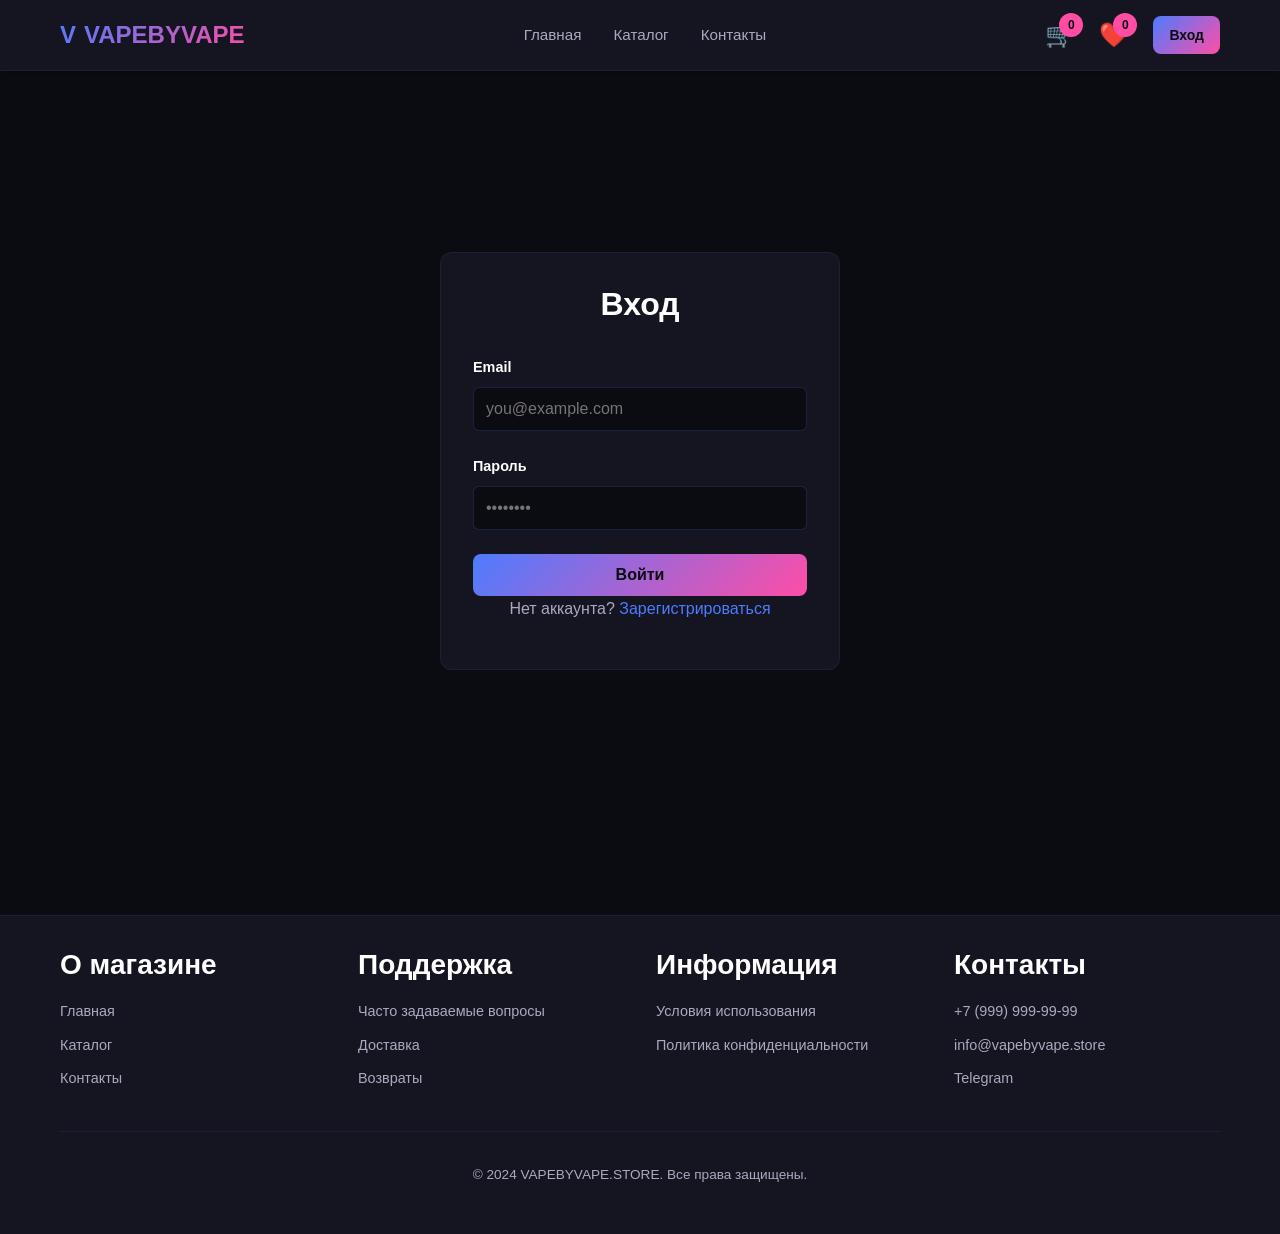
<file: profile.html>
<!DOCTYPE html>
<html lang="ru">
<head>
    <meta charset="UTF-8">
    <meta name="viewport" content="width=device-width, initial-scale=1.0">
    <meta name="description" content="Профиль пользователя - VAPEBYVAPE.STORE">
    <meta name="theme-color" content="#0B0B12">
    <title>Профиль - VAPEBYVAPE.STORE</title>
    <link rel="stylesheet" href="css/style.css">
</head>
<body>
    <div id="navbar"></div>

    <main class="main-content">
        <div class="container">
            <div class="breadcrumb">
                <a href="index.html">Главная</a>
                <span> / </span>
                <span>Профиль</span>
            </div>

            <div class="profile-wrapper">
                <aside class="profile-sidebar">
                    <nav class="profile-menu">
                        <button class="profile-menu-item active" data-tab="profile">
                            Профиль
                        </button>
                        <button class="profile-menu-item" data-tab="orders">
                            Мои заказы
                        </button>
                        <button class="profile-menu-item" data-tab="favorites">
                            Избранное
                        </button>
                        <button class="profile-menu-item" data-tab="settings">
                            Настройки
                        </button>
                        <button class="profile-menu-item logout-btn" id="logoutBtn">
                            Выход
                        </button>
                    </nav>
                </aside>

                <div class="profile-content">
                    <!-- Profile Tab -->
                    <div class="profile-tab active" data-tab="profile">
                        <h2 class="tab-title">Мой профиль</h2>
                        <div class="profile-info">
                            <div class="info-item">
                                <span class="info-label">Имя:</span>
                                <span id="profileName">Загрузка...</span>
                            </div>
                            <div class="info-item">
                                <span class="info-label">Email:</span>
                                <span id="profileEmail">Загрузка...</span>
                            </div>
                            <div class="info-item">
                                <span class="info-label">Дата рождения:</span>
                                <span id="profileDob">Загрузка...</span>
                            </div>
                            <div class="info-item">
                                <span class="info-label">Дата регистрации:</span>
                                <span id="profileRegDate">Загрузка...</span>
                            </div>
                        </div>
                    </div>

                    <!-- Orders Tab -->
                    <div class="profile-tab" data-tab="orders">
                        <h2 class="tab-title">Мои заказы</h2>
                        <div id="ordersContainer">
                            <!-- Loaded via JavaScript -->
                        </div>
                        <div id="noOrders" class="empty-state" style="display: none;">
                            <p>У вас еще нет заказов</p>
                            <a href="catalog.html" class="btn btn-gradient">Перейти в каталог</a>
                        </div>
                    </div>

                    <!-- Favorites Tab -->
                    <div class="profile-tab" data-tab="favorites">
                        <h2 class="tab-title">Избранное</h2>
                        <div id="profileFavorites" class="products-grid">
                            <!-- Loaded via JavaScript -->
                        </div>
                        <div id="noFavorites" class="empty-state" style="display: none;">
                            <p>Вы еще не добавили товары в избранное</p>
                            <a href="catalog.html" class="btn btn-gradient">Перейти в каталог</a>
                        </div>
                    </div>

                    <!-- Settings Tab -->
                    <div class="profile-tab" data-tab="settings">
                        <h2 class="tab-title">Настройки</h2>
                        <form id="settingsForm" class="settings-form">
                            <div class="form-group">
                                <label for="settingName" class="form-label">Имя</label>
                                <input 
                                    type="text" 
                                    id="settingName" 
                                    class="form-input"
                                >
                            </div>

                            <div class="form-group">
                                <label for="newPassword" class="form-label">Новый пароль (оставьте пусто, чтобы не менять)</label>
                                <input 
                                    type="password" 
                                    id="newPassword" 
                                    class="form-input"
                                >
                            </div>

                            <div class="form-group">
                                <label for="confirmNewPassword" class="form-label">Подтвердить новый пароль</label>
                                <input 
                                    type="password" 
                                    id="confirmNewPassword" 
                                    class="form-input"
                                >
                            </div>

                            <button type="submit" class="btn btn-gradient">Сохранить изменения</button>
                        </form>
                    </div>
                </div>
            </div>
        </div>
    </main>

    <div id="footer"></div>
    <div id="cart-notification"></div>

    <script src="js/app.js"></script>
    <script src="js/profile.js"></script>
</body>
</html>
</file>
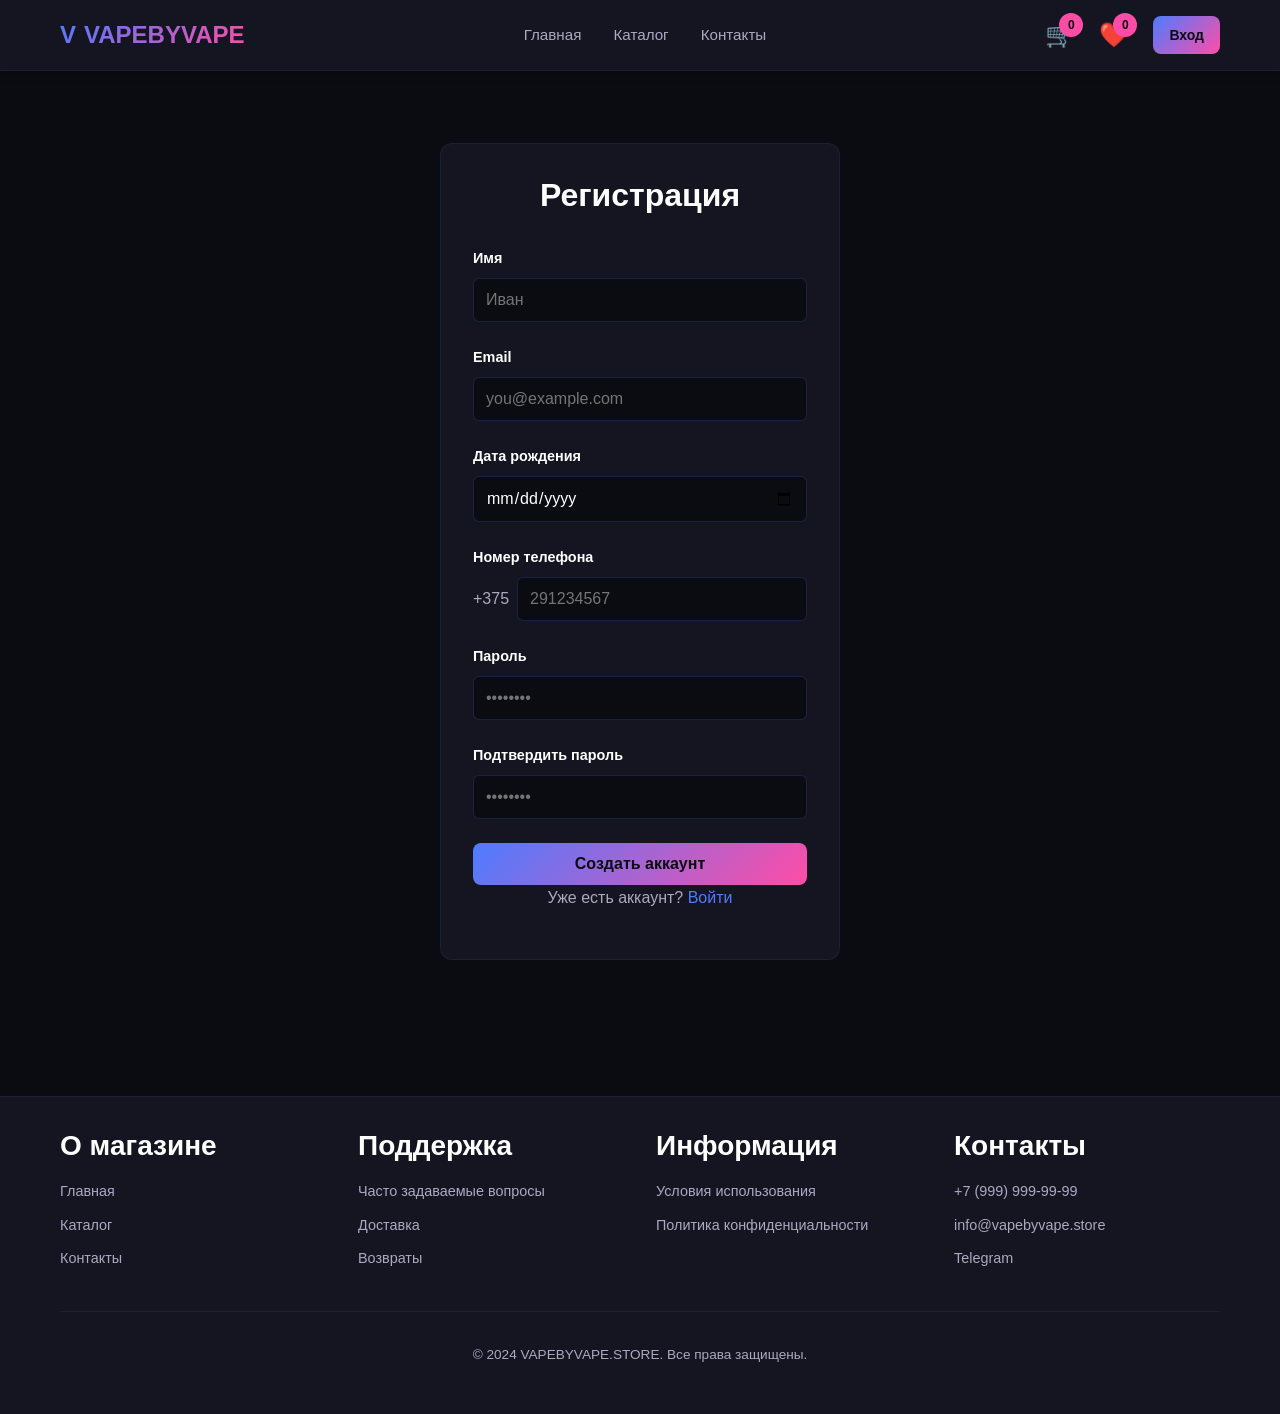
<file: register.html>
<!DOCTYPE html>
<html lang="ru">
<head>
    <meta charset="UTF-8">
    <meta name="viewport" content="width=device-width, initial-scale=1.0">
    <meta name="description" content="Регистрация аккаунта - VAPEBYVAPE.STORE">
    <meta name="theme-color" content="#0B0B12">
    <title>Регистрация - VAPEBYVAPE.STORE</title>
    <link rel="stylesheet" href="css/style.css">
</head>
<body>
    <div id="navbar"></div>

    <main class="main-content">
        <div class="container auth-container">
            <div class="auth-card">
                <h1 class="auth-title">Регистрация</h1>
                
                <form id="registerForm" class="auth-form">
                    <div class="form-group">
                        <label for="firstName" class="form-label">Имя</label>
                        <input 
                            type="text" 
                            id="firstName" 
                            name="firstName" 
                            class="form-input" 
                            placeholder="Иван"
                            required
                        >
                        <span class="form-error" id="firstNameError"></span>
                    </div>

                    <div class="form-group">
                        <label for="email" class="form-label">Email</label>
                        <input 
                            type="email" 
                            id="email" 
                            name="email" 
                            class="form-input" 
                            placeholder="you@example.com"
                            required
                        >
                        <span class="form-error" id="emailError"></span>
                    </div>

                    <div class="form-group">
                        <label for="dateOfBirth" class="form-label">Дата рождения</label>
                        <input 
                            type="date" 
                            id="dateOfBirth" 
                            name="dateOfBirth" 
                            class="form-input"
                            required
                        >
                        <span class="form-error" id="dobError"></span>
                    </div>

                    <div class="form-group">
                        <label for="phone" class="form-label">Номер телефона</label>
                        <div style="display: flex; gap: 0.5rem; align-items: center;">
                            <span style="color: var(--color-text-secondary); font-weight: 500;">+375</span>
                            <input 
                                type="tel" 
                                id="phone" 
                                name="phone" 
                                class="form-input" 
                                placeholder="291234567"
                                style="flex: 1;"
                                required
                            >
                        </div>
                        <span class="form-error" id="phoneError"></span>
                    </div>

                    <div class="form-group">
                        <label for="password" class="form-label">Пароль</label>
                        <input 
                            type="password" 
                            id="password" 
                            name="password" 
                            class="form-input" 
                            placeholder="••••••••"
                            required
                        >
                        <span class="form-error" id="passwordError"></span>
                    </div>

                    <div class="form-group">
                        <label for="confirmPassword" class="form-label">Подтвердить пароль</label>
                        <input 
                            type="password" 
                            id="confirmPassword" 
                            name="confirmPassword" 
                            class="form-input" 
                            placeholder="••••••••"
                            required
                        >
                        <span class="form-error" id="confirmPasswordError"></span>
                    </div>

                    <button type="submit" class="btn btn-gradient btn-full">Создать аккаунт</button>
                </form>

                <p class="auth-footer">
                    Уже есть аккаунт? <a href="login.html">Войти</a>
                </p>
            </div>
        </div>
    </main>

    <div id="footer"></div>
    <div id="cart-notification"></div>

    <script src="js/app.js"></script>
    <script src="js/auth.js"></script>
</body>
</html>
</file>
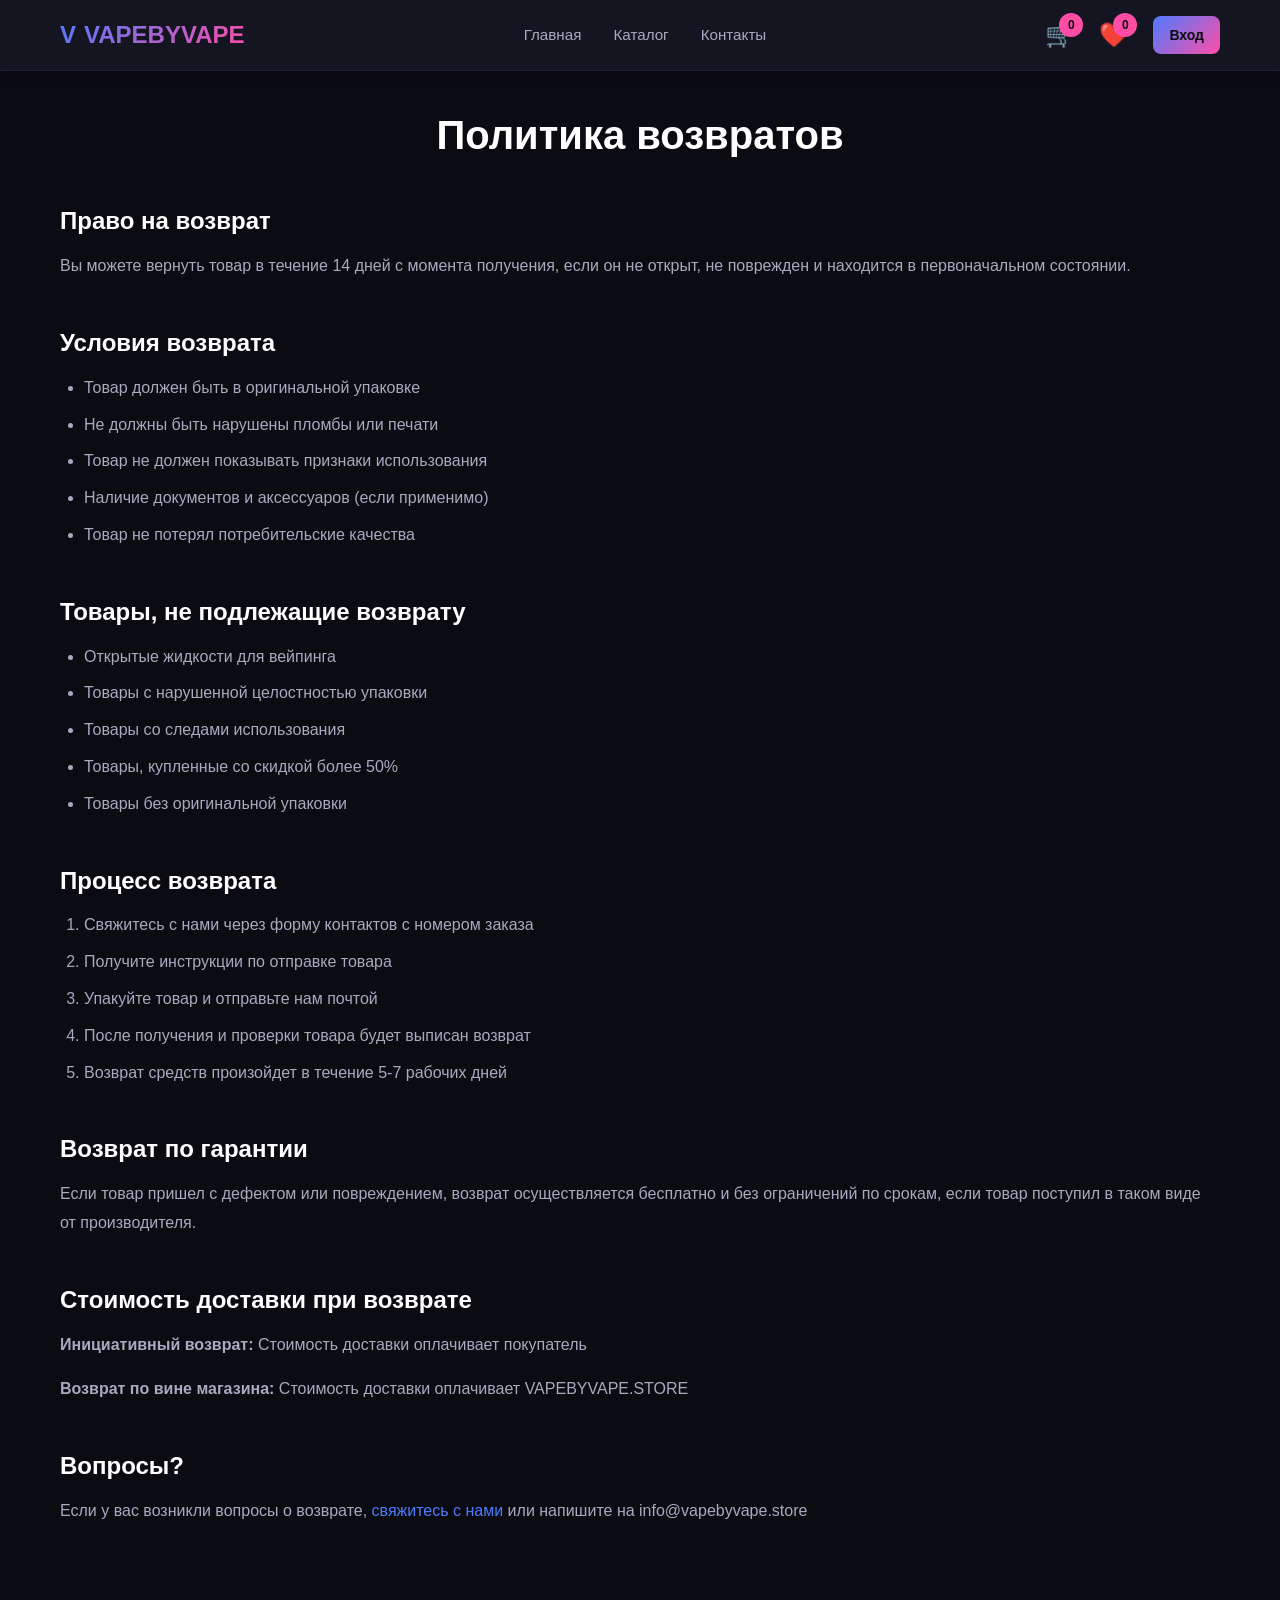
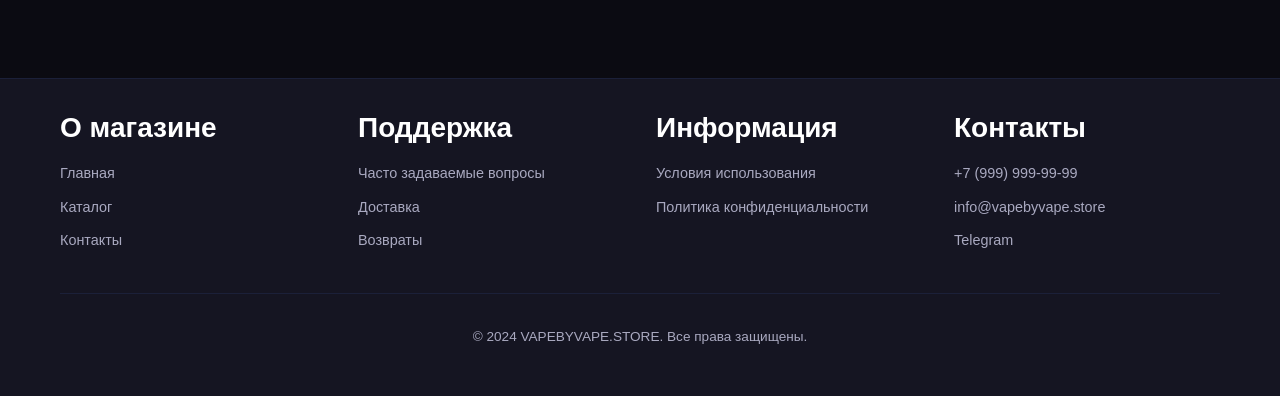
<file: returns.html>
<!DOCTYPE html>
<html lang="ru">
<head>
    <meta charset="UTF-8">
    <meta name="viewport" content="width=device-width, initial-scale=1.0">
    <meta name="description" content="Возвраты - VAPEBYVAPE.STORE">
    <meta name="theme-color" content="#0B0B12">
    <title>Возвраты - VAPEBYVAPE.STORE</title>
    <link rel="stylesheet" href="css/style.css">
</head>
<body>
    <div id="navbar"></div>

    <main class="main-content">
        <div class="container">
            <h1 class="section-title">Политика возвратов</h1>
            
            <div class="info-section">
                <h2>Право на возврат</h2>
                <p>Вы можете вернуть товар в течение 14 дней с момента получения, если он не открыт, не поврежден и находится в первоначальном состоянии.</p>
            </div>

            <div class="info-section">
                <h2>Условия возврата</h2>
                <ul style="color: var(--color-text-secondary); line-height: 1.8;">
                    <li>Товар должен быть в оригинальной упаковке</li>
                    <li>Не должны быть нарушены пломбы или печати</li>
                    <li>Товар не должен показывать признаки использования</li>
                    <li>Наличие документов и аксессуаров (если применимо)</li>
                    <li>Товар не потерял потребительские качества</li>
                </ul>
            </div>

            <div class="info-section">
                <h2>Товары, не подлежащие возврату</h2>
                <ul style="color: var(--color-text-secondary); line-height: 1.8;">
                    <li>Открытые жидкости для вейпинга</li>
                    <li>Товары с нарушенной целостностью упаковки</li>
                    <li>Товары со следами использования</li>
                    <li>Товары, купленные со скидкой более 50%</li>
                    <li>Товары без оригинальной упаковки</li>
                </ul>
            </div>

            <div class="info-section">
                <h2>Процесс возврата</h2>
                <ol style="color: var(--color-text-secondary); line-height: 1.8;">
                    <li>Свяжитесь с нами через форму контактов с номером заказа</li>
                    <li>Получите инструкции по отправке товара</li>
                    <li>Упакуйте товар и отправьте нам почтой</li>
                    <li>После получения и проверки товара будет выписан возврат</li>
                    <li>Возврат средств произойдет в течение 5-7 рабочих дней</li>
                </ol>
            </div>

            <div class="info-section">
                <h2>Возврат по гарантии</h2>
                <p>Если товар пришел с дефектом или повреждением, возврат осуществляется бесплатно и без ограничений по срокам, если товар поступил в таком виде от производителя.</p>
            </div>

            <div class="info-section">
                <h2>Стоимость доставки при возврате</h2>
                <p><strong>Инициативный возврат:</strong> Стоимость доставки оплачивает покупатель</p>
                <p><strong>Возврат по вине магазина:</strong> Стоимость доставки оплачивает VAPEBYVAPE.STORE</p>
            </div>

            <div class="info-section">
                <h2>Вопросы?</h2>
                <p>Если у вас возникли вопросы о возврате, <a href="contacts.html">свяжитесь с нами</a> или напишите на info@vapebyvape.store</p>
            </div>
        </div>
    </main>

    <div id="footer"></div>
    <div id="cart-notification"></div>

    <script src="js/app.js"></script>
</body>
</html>
</file>
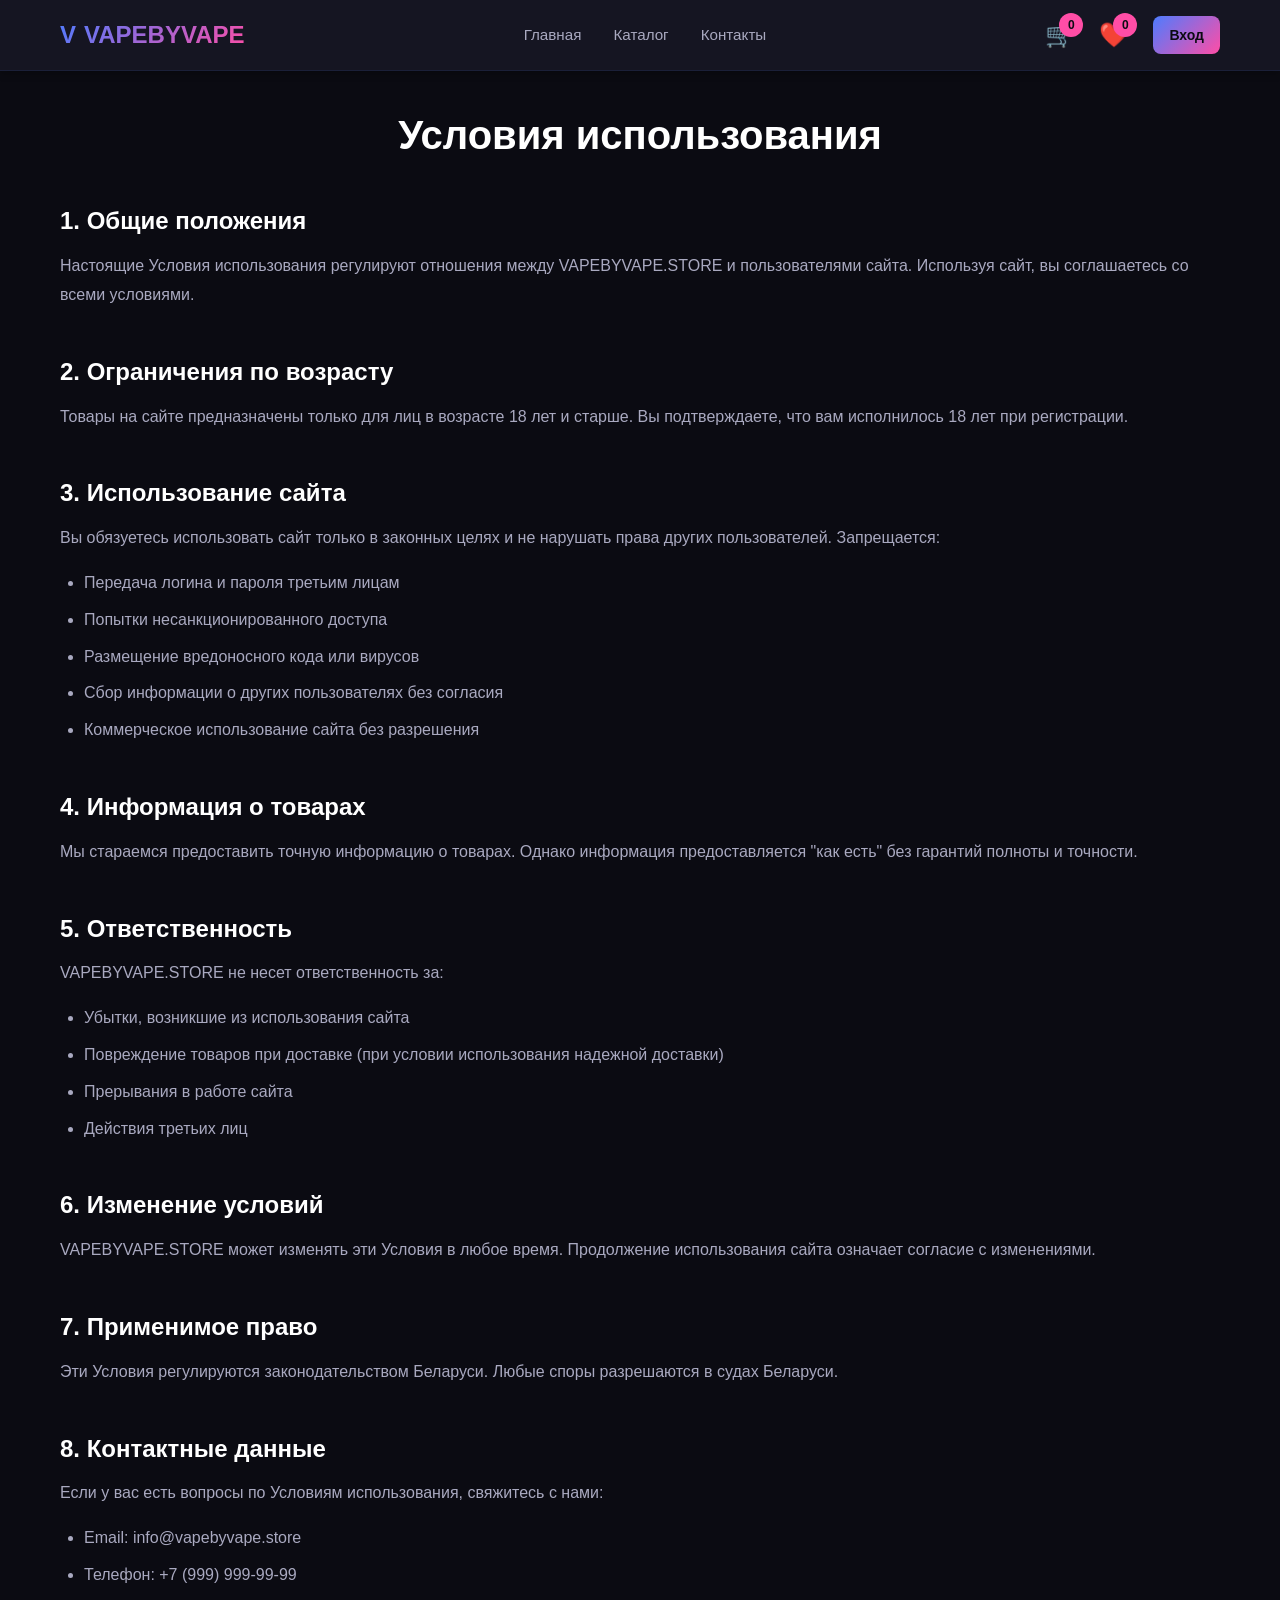
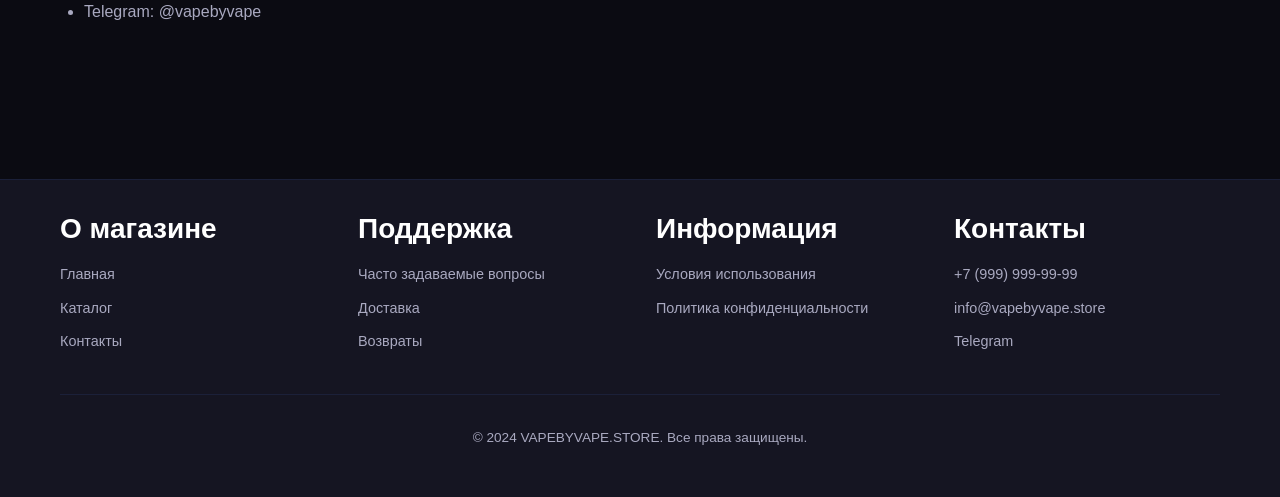
<file: terms.html>
<!DOCTYPE html>
<html lang="ru">
<head>
    <meta charset="UTF-8">
    <meta name="viewport" content="width=device-width, initial-scale=1.0">
    <meta name="description" content="Условия использования - VAPEBYVAPE.STORE">
    <meta name="theme-color" content="#0B0B12">
    <title>Условия использования - VAPEBYVAPE.STORE</title>
    <link rel="stylesheet" href="css/style.css">
</head>
<body>
    <div id="navbar"></div>

    <main class="main-content">
        <div class="container">
            <h1 class="section-title">Условия использования</h1>
            
            <div class="info-section">
                <h2>1. Общие положения</h2>
                <p>Настоящие Условия использования регулируют отношения между VAPEBYVAPE.STORE и пользователями сайта. Используя сайт, вы соглашаетесь со всеми условиями.</p>
            </div>

            <div class="info-section">
                <h2>2. Ограничения по возрасту</h2>
                <p>Товары на сайте предназначены только для лиц в возрасте 18 лет и старше. Вы подтверждаете, что вам исполнилось 18 лет при регистрации.</p>
            </div>

            <div class="info-section">
                <h2>3. Использование сайта</h2>
                <p>Вы обязуетесь использовать сайт только в законных целях и не нарушать права других пользователей. Запрещается:</p>
                <ul style="color: var(--color-text-secondary); line-height: 1.8;">
                    <li>Передача логина и пароля третьим лицам</li>
                    <li>Попытки несанкционированного доступа</li>
                    <li>Размещение вредоносного кода или вирусов</li>
                    <li>Сбор информации о других пользователях без согласия</li>
                    <li>Коммерческое использование сайта без разрешения</li>
                </ul>
            </div>

            <div class="info-section">
                <h2>4. Информация о товарах</h2>
                <p>Мы стараемся предоставить точную информацию о товарах. Однако информация предоставляется "как есть" без гарантий полноты и точности.</p>
            </div>

            <div class="info-section">
                <h2>5. Ответственность</h2>
                <p>VAPEBYVAPE.STORE не несет ответственность за:</p>
                <ul style="color: var(--color-text-secondary); line-height: 1.8;">
                    <li>Убытки, возникшие из использования сайта</li>
                    <li>Повреждение товаров при доставке (при условии использования надежной доставки)</li>
                    <li>Прерывания в работе сайта</li>
                    <li>Действия третьих лиц</li>
                </ul>
            </div>

            <div class="info-section">
                <h2>6. Изменение условий</h2>
                <p>VAPEBYVAPE.STORE может изменять эти Условия в любое время. Продолжение использования сайта означает согласие с изменениями.</p>
            </div>

            <div class="info-section">
                <h2>7. Применимое право</h2>
                <p>Эти Условия регулируются законодательством Беларуси. Любые споры разрешаются в судах Беларуси.</p>
            </div>

            <div class="info-section">
                <h2>8. Контактные данные</h2>
                <p>Если у вас есть вопросы по Условиям использования, свяжитесь с нами:</p>
                <ul style="color: var(--color-text-secondary); line-height: 1.8;">
                    <li>Email: info@vapebyvape.store</li>
                    <li>Телефон: +7 (999) 999-99-99</li>
                    <li>Telegram: @vapebyvape</li>
                </ul>
            </div>
        </div>
    </main>

    <div id="footer"></div>
    <div id="cart-notification"></div>

    <script src="js/app.js"></script>
</body>
</html>
</file>
<file: css/admin.css>
* {
    margin: 0;
    padding: 0;
    box-sizing: border-box;
}

:root {
    --color-bg: #0B0B12;
    --color-card: #151522;
    --color-text: #FFFFFF;
    --color-text-secondary: #A9A9C0;
    --color-primary: #4D7CFF;
    --color-accent: #FF4DA6;
    --gradient-main: linear-gradient(135deg, #4D7CFF 0%, #FF4DA6 100%);
    --shadow-sm: 0 2px 8px rgba(0, 0, 0, 0.3);
    --transition: all 0.3s cubic-bezier(0.4, 0, 0.2, 1);
}

html {
    background-color: var(--color-bg);
}

body {
    font-family: -apple-system, BlinkMacSystemFont, 'Segoe UI', Roboto, Oxygen, Ubuntu, sans-serif;
    background-color: var(--color-bg);
    color: var(--color-text);
    line-height: 1.6;
    font-size: 14px;
}

/* Admin Layout */
.admin-wrapper {
    display: flex;
    min-height: 100vh;
}

.admin-sidebar {
    background: var(--color-card);
    border-right: 1px solid rgba(77, 124, 255, 0.1);
    padding: 2rem 1.5rem;
    width: 260px;
    height: 100vh;
    overflow-y: auto;
    flex-shrink: 0;
}

.admin-logo {
    margin-bottom: 2rem;
}

.admin-logo h2 {
    font-size: 1.25rem;
    background: var(--gradient-main);
    -webkit-background-clip: text;
    -webkit-text-fill-color: transparent;
    margin-bottom: 0.25rem;
}

.admin-logo p {
    font-size: 0.8rem;
    color: var(--color-text-secondary);
}

.admin-nav {
    display: flex;
    flex-direction: column;
    gap: 0.5rem;
}

.nav-link {
    display: flex;
    align-items: center;
    gap: 0.75rem;
    padding: 0.75rem 1rem;
    border-radius: 8px;
    color: var(--color-text-secondary);
    text-decoration: none;
    transition: var(--transition);
    cursor: pointer;
    border: none;
    background: none;
    font-size: 0.95rem;
    font-family: inherit;
}

.nav-link:hover {
    background: rgba(77, 124, 255, 0.1);
    color: var(--color-primary);
}

.nav-link.active {
    background: rgba(77, 124, 255, 0.15);
    color: var(--color-primary);
    border-left: 3px solid var(--color-primary);
    padding-left: calc(1rem - 3px);
}

.nav-link.logout {
    margin-top: 2rem;
    padding-top: 1.5rem;
    border-top: 1px solid rgba(77, 124, 255, 0.1);
    color: #FF4D4D;
}

.nav-link.logout:hover {
    background: rgba(255, 77, 77, 0.1);
    color: #FF6B6B;
}

.icon {
    font-size: 1.2rem;
}

/* Main Content */
.admin-content {
    flex: 1;
    padding: 2rem;
    overflow-y: auto;
    max-width: 100%;
}

.admin-header {
    display: flex;
    justify-content: space-between;
    align-items: center;
    margin-bottom: 2rem;
    padding: 1.5rem;
    background: var(--color-card);
    border-radius: 12px;
    border: 1px solid rgba(77, 124, 255, 0.1);
}

.admin-header h1 {
    font-size: 1.75rem;
    margin: 0;
}

.header-actions {
    display: flex;
    align-items: center;
    gap: 1.5rem;
    color: var(--color-text-secondary);
}

/* Dashboard Grid */
.dashboard-grid {
    display: grid;
    grid-template-columns: repeat(auto-fit, minmax(200px, 1fr));
    gap: 1.5rem;
    margin-bottom: 3rem;
}

.stat-card {
    background: var(--color-card);
    border-radius: 12px;
    padding: 1.5rem;
    border: 1px solid rgba(77, 124, 255, 0.1);
    transition: var(--transition);
}

.stat-card:hover {
    border-color: var(--color-primary);
    box-shadow: 0 8px 24px rgba(77, 124, 255, 0.15);
}

.stat-card h3 {
    font-size: 0.85rem;
    color: var(--color-text-secondary);
    text-transform: uppercase;
    margin-bottom: 1rem;
    font-weight: 500;
}

.stat-number {
    font-size: 2.5rem;
    font-weight: 800;
    background: var(--gradient-main);
    -webkit-background-clip: text;
    -webkit-text-fill-color: transparent;
    margin: 0;
}

.recent-section {
    background: var(--color-card);
    border-radius: 12px;
    padding: 2rem;
    border: 1px solid rgba(77, 124, 255, 0.1);
}

.recent-section h2 {
    margin-bottom: 1.5rem;
}

.orders-list {
    display: flex;
    flex-direction: column;
    gap: 1rem;
}

.order-item-admin {
    display: grid;
    grid-template-columns: 1fr 1fr 1fr auto;
    gap: 1rem;
    align-items: center;
    padding: 1rem;
    background: var(--color-bg);
    border-radius: 8px;
    border: 1px solid rgba(77, 124, 255, 0.1);
    font-size: 0.9rem;
}

/* Page Header */
.page-header {
    display: flex;
    justify-content: space-between;
    align-items: center;
    margin-bottom: 2rem;
}

.page-header h2 {
    margin: 0;
}

/* Buttons */
.btn {
    padding: 10px 20px;
    border: none;
    border-radius: 8px;
    font-size: 0.9rem;
    font-weight: 600;
    cursor: pointer;
    transition: var(--transition);
    text-decoration: none;
    font-family: inherit;
    display: inline-flex;
    align-items: center;
    justify-content: center;
    gap: 0.5rem;
}

.btn-primary {
    background: var(--gradient-main);
    color: var(--color-bg);
}

.btn-primary:hover {
    transform: translateY(-2px);
    box-shadow: 0 8px 24px rgba(77, 124, 255, 0.4);
}

.btn-secondary {
    background: var(--color-card);
    color: var(--color-text);
    border: 1px solid rgba(77, 124, 255, 0.3);
}

.btn-secondary:hover {
    border-color: var(--color-primary);
    color: var(--color-primary);
}

.btn-danger {
    background: rgba(255, 77, 77, 0.2);
    color: #FF4D4D;
    border: 1px solid #FF4D4D;
}

.btn-danger:hover {
    background: #FF4D4D;
    color: var(--color-bg);
}

.btn-small {
    padding: 6px 12px;
    font-size: 0.8rem;
}

/* Tables */
.admin-table {
    width: 100%;
    border-collapse: collapse;
    background: var(--color-card);
    border-radius: 12px;
    overflow: hidden;
    border: 1px solid rgba(77, 124, 255, 0.1);
}

.admin-table thead {
    background: var(--color-bg);
    border-bottom: 1px solid rgba(77, 124, 255, 0.1);
}

.admin-table th {
    padding: 1rem;
    text-align: left;
    font-weight: 600;
    color: var(--color-text-secondary);
    text-transform: uppercase;
    font-size: 0.8rem;
}

.admin-table td {
    padding: 1rem;
    border-bottom: 1px solid rgba(77, 124, 255, 0.1);
    color: var(--color-text);
}

.admin-table tbody tr:hover {
    background: var(--color-bg);
}

.admin-table tbody tr:last-child td {
    border-bottom: none;
}

.table-actions {
    display: flex;
    gap: 0.5rem;
}

/* Forms */
.admin-form {
    display: flex;
    flex-direction: column;
    gap: 1.5rem;
}

.form-group {
    display: flex;
    flex-direction: column;
    gap: 0.5rem;
}

.form-group label {
    font-weight: 600;
    color: var(--color-text);
    font-size: 0.9rem;
}

.form-group input,
.form-group textarea,
.form-group select {
    padding: 10px;
    background: var(--color-bg);
    border: 1px solid rgba(77, 124, 255, 0.2);
    border-radius: 6px;
    color: var(--color-text);
    font-size: 0.9rem;
    font-family: inherit;
    transition: var(--transition);
}

.form-group input:focus,
.form-group textarea:focus,
.form-group select:focus {
    outline: none;
    border-color: var(--color-primary);
    box-shadow: 0 0 0 3px rgba(77, 124, 255, 0.1);
}

.form-group textarea {
    resize: vertical;
    min-height: 120px;
}

/* Modals */
.modal {
    position: fixed;
    z-index: 2000;
    left: 0;
    top: 0;
    width: 100%;
    height: 100%;
    background: rgba(0, 0, 0, 0.7);
    display: flex;
    align-items: center;
    justify-content: center;
}

.modal.show {
    display: flex;
}

.modal-content {
    background: var(--color-card);
    border-radius: 12px;
    padding: 2rem;
    max-width: 500px;
    width: 90%;
    max-height: 90vh;
    overflow-y: auto;
    border: 1px solid rgba(77, 124, 255, 0.1);
    position: relative;
}

.modal-content h2 {
    margin-bottom: 1.5rem;
}

.close {
    position: absolute;
    right: 1.5rem;
    top: 1.5rem;
    font-size: 2rem;
    font-weight: bold;
    cursor: pointer;
    color: var(--color-text-secondary);
    transition: var(--transition);
}

.close:hover {
    color: var(--color-text);
}

/* Order Details */
.order-details {
    background: var(--color-bg);
    border-radius: 8px;
    padding: 1.5rem;
    margin-bottom: 1.5rem;
    border: 1px solid rgba(77, 124, 255, 0.1);
}

.order-detail-item {
    display: flex;
    justify-content: space-between;
    padding: 0.75rem 0;
    border-bottom: 1px solid rgba(77, 124, 255, 0.1);
}

.order-detail-item:last-child {
    border-bottom: none;
}

.order-detail-label {
    color: var(--color-text-secondary);
    font-weight: 500;
}

.order-detail-value {
    color: var(--color-text);
    font-weight: 600;
}

/* Settings */
.settings-section {
    background: var(--color-card);
    border-radius: 12px;
    padding: 2rem;
    border: 1px solid rgba(77, 124, 255, 0.1);
}

.settings-section h3 {
    margin-bottom: 1.5rem;
}

/* Page Content */
.page-content {
    display: none;
}

.page-content.active {
    display: block;
}

/* Status Badge */
.status-badge {
    display: inline-block;
    padding: 0.4rem 0.8rem;
    border-radius: 4px;
    font-size: 0.8rem;
    font-weight: 600;
    text-transform: capitalize;
}

.status-new {
    background: rgba(77, 124, 255, 0.2);
    color: var(--color-primary);
}

.status-confirmed {
    background: rgba(100, 200, 100, 0.2);
    color: #64C864;
}

.status-packed {
    background: rgba(255, 180, 0, 0.2);
    color: #FFB400;
}

.status-shipped {
    background: rgba(100, 150, 255, 0.2);
    color: #6496FF;
}

.status-completed {
    background: rgba(100, 200, 100, 0.2);
    color: #64C864;
}

/* Responsive */
@media (max-width: 1024px) {
    .admin-sidebar {
        width: 200px;
    }

    .admin-content {
        margin-left: 200px;
        padding: 1.5rem;
    }

    .dashboard-grid {
        grid-template-columns: repeat(2, 1fr);
    }

    .admin-table {
        font-size: 0.85rem;
    }

    .admin-table th,
    .admin-table td {
        padding: 0.75rem;
    }
}

@media (max-width: 768px) {
    .admin-wrapper {
        grid-template-columns: 1fr;
    }

    .admin-sidebar {
        position: fixed;
        width: 200px;
        left: -200px;
        z-index: 1001;
        transition: left 0.3s ease;
    }

    .admin-sidebar.open {
        left: 0;
    }

    .admin-content {
        margin-left: 0;
        padding: 1rem;
    }

    .admin-header {
        padding: 1rem;
        gap: 1rem;
    }

    .admin-header h1 {
        font-size: 1.25rem;
    }

    .dashboard-grid {
        grid-template-columns: 1fr;
    }

    .page-header {
        flex-direction: column;
        align-items: flex-start;
        gap: 1rem;
    }

    .admin-table {
        font-size: 0.8rem;
    }

    .admin-table th,
    .admin-table td {
        padding: 0.5rem;
    }

    .table-actions {
        flex-direction: column;
    }

    .modal-content {
        max-width: 90vw;
        padding: 1.5rem;
    }

    .admin-form {
        gap: 1rem;
    }
}
</file>
<file: css/style.css>
* {
    margin: 0;
    padding: 0;
    box-sizing: border-box;
}

:root {
    --color-bg: #0B0B12;
    --color-card: #151522;
    --color-text: #FFFFFF;
    --color-text-secondary: #A9A9C0;
    --color-primary: #4D7CFF;
    --color-accent: #FF4DA6;
    --gradient-main: linear-gradient(135deg, #4D7CFF 0%, #FF4DA6 100%);
    --shadow-sm: 0 2px 8px rgba(0, 0, 0, 0.3);
    --shadow-md: 0 8px 24px rgba(0, 0, 0, 0.4);
    --shadow-lg: 0 16px 48px rgba(0, 0, 0, 0.5);
    --transition: all 0.3s cubic-bezier(0.4, 0, 0.2, 1);
}

html {
    scroll-behavior: smooth;
    background-color: var(--color-bg);
}

body {
    font-family: -apple-system, BlinkMacSystemFont, 'Segoe UI', Roboto, Oxygen, Ubuntu, Cantarell, sans-serif;
    background-color: var(--color-bg);
    color: var(--color-text);
    line-height: 1.6;
    font-size: 16px;
    overflow-x: hidden;
}

/* Typography */
h1, h2, h3, h4, h5, h6 {
    font-weight: 600;
    line-height: 1.2;
    margin-bottom: 1rem;
}

h1 { font-size: 3.5rem; }
h2 { font-size: 2.5rem; }
h3 { font-size: 1.75rem; }
h4 { font-size: 1.5rem; }
h5 { font-size: 1.25rem; }
h6 { font-size: 1rem; }

p {
    margin-bottom: 1rem;
    color: var(--color-text-secondary);
}

a {
    color: var(--color-primary);
    text-decoration: none;
    transition: var(--transition);
}

a:hover {
    color: var(--color-accent);
}

/* Layout */
.container {
    max-width: 1200px;
    margin: 0 auto;
    padding: 0 20px;
}

.main-content {
    min-height: calc(100vh - 200px);
    padding: 40px 0;
}

/* Navbar */
#navbar {
    background: var(--color-card);
    border-bottom: 1px solid rgba(77, 124, 255, 0.1);
    position: sticky;
    top: 0;
    z-index: 1000;
    box-shadow: var(--shadow-sm);
}

.navbar {
    display: flex;
    justify-content: space-between;
    align-items: center;
    padding: 1rem 0;
    max-width: 1200px;
    margin: 0 auto;
    padding-left: 20px;
    padding-right: 20px;
}

.navbar-logo {
    font-size: 1.5rem;
    font-weight: 700;
    background: var(--gradient-main);
    -webkit-background-clip: text;
    -webkit-text-fill-color: transparent;
    display: flex;
    align-items: center;
    gap: 0.5rem;
}

.navbar-menu {
    display: flex;
    gap: 2rem;
    list-style: none;
    align-items: center;
}

.navbar-menu a {
    color: var(--color-text-secondary);
    font-size: 0.95rem;
    transition: var(--transition);
    position: relative;
}

.navbar-menu a:hover {
    color: var(--color-text);
}

.navbar-menu a::after {
    content: '';
    position: absolute;
    bottom: -5px;
    left: 0;
    width: 0;
    height: 2px;
    background: var(--gradient-main);
    transition: width 0.3s ease;
}

.navbar-menu a:hover::after {
    width: 100%;
}

.navbar-actions {
    display: flex;
    gap: 1.5rem;
    align-items: center;
}

.cart-icon {
    position: relative;
    cursor: pointer;
    font-size: 1.5rem;
    background: transparent;
    border: none;
    color: inherit;
    padding: 0;
    margin: 0;
    transition: var(--transition);
}

.cart-count {
    position: absolute;
    top: -8px;
    right: -8px;
    background: var(--color-accent);
    color: var(--color-bg);
    width: 24px;
    height: 24px;
    border-radius: 50%;
    display: flex;
    align-items: center;
    justify-content: center;
    font-size: 0.75rem;
    font-weight: 700;
}

/* Hero Section */
.hero {
    padding: 60px 0;
    background: linear-gradient(135deg, rgba(77, 124, 255, 0.05) 0%, rgba(255, 77, 166, 0.05) 100%);
    min-height: 600px;
    display: flex;
    align-items: center;
}

.hero-content {
    display: flex;
    justify-content: center;
    align-items: center;
    gap: 60px;
    max-width: 1200px;
    margin: 0 auto;
    padding: 0 20px;
    width: 100%;
}

.hero-text {
    flex: 1;
    text-align: center;
}

.hero-title {
    font-size: 4.5rem;
    font-weight: 700;
    margin-bottom: 0.5rem;
    background: var(--gradient-main);
    -webkit-background-clip: text;
    -webkit-text-fill-color: transparent;
    background-clip: text;
}

.hero-subtitle {
    font-size: 1.5rem;
    margin-bottom: 2rem;
    color: var(--color-text-secondary);
}

.hero-visual {
    flex: 1;
    position: relative;
    height: 400px;
}

.hero-content {
    display: flex;
    align-items: center;
    justify-content: space-between;
    gap: 4rem;
}

.hero-text {
    flex: 1;
    z-index: 2;
}

.hero-title {
    font-size: 4.5rem;
    font-weight: 800;
    background: var(--gradient-main);
    -webkit-background-clip: text;
    -webkit-text-fill-color: transparent;
    line-height: 1.1;
    margin-bottom: 1rem;
    letter-spacing: -0.02em;
}

.hero-subtitle {
    font-size: 1.25rem;
    color: var(--color-text-secondary);
    margin-bottom: 2rem;
}

.hero-visual {
    flex: 1;
    position: relative;
    height: 400px;
}

.gradient-orb {
    position: absolute;
    border-radius: 50%;
    blur: 80px;
    opacity: 0.3;
    animation: float 6s ease-in-out infinite;
}

.orb-1 {
    width: 300px;
    height: 300px;
    background: var(--color-primary);
    top: 0;
    right: 0;
    animation-delay: 0s;
}

.orb-2 {
    width: 200px;
    height: 200px;
    background: var(--color-accent);
    bottom: 0;
    left: 50px;
    animation-delay: 1s;
}

@keyframes float {
    0%, 100% { transform: translateY(0px); }
    50% { transform: translateY(-20px); }
}

/* Buttons */
.btn {
    display: inline-flex;
    align-items: center;
    justify-content: center;
    padding: 12px 32px;
    border: none;
    border-radius: 8px;
    font-size: 1rem;
    font-weight: 600;
    cursor: pointer;
    transition: var(--transition);
    text-decoration: none;
    white-space: nowrap;
    font-family: inherit;
}

.btn-gradient {
    background: var(--gradient-main);
    color: var(--color-bg);
}

.btn-gradient:hover {
    transform: translateY(-2px);
    box-shadow: 0 8px 24px rgba(77, 124, 255, 0.4);
}

.btn-secondary {
    background: var(--color-card);
    color: var(--color-text);
    border: 1px solid rgba(77, 124, 255, 0.3);
}

.btn-secondary:hover {
    border-color: var(--color-primary);
    color: var(--color-primary);
}

.btn-full {
    width: 100%;
}

.btn-small {
    padding: 8px 16px;
    font-size: 0.875rem;
}

/* Sections */
.section {
    padding: 60px 0;
}

.section-dark {
    background: var(--color-card);
    margin-left: -20px;
    margin-right: -20px;
    padding-left: 20px;
    padding-right: 20px;
}

.section-title {
    text-align: center;
    margin-bottom: 3rem;
    font-size: 2.5rem;
}

/* Products Grid */
.products-grid {
    display: grid;
    grid-template-columns: repeat(auto-fill, minmax(280px, 1fr));
    gap: 2rem;
    margin-bottom: 2rem;
}

.product-card {
    background: var(--color-card);
    border-radius: 12px;
    padding: 0;
    overflow: hidden;
    transition: var(--transition);
    border: 1px solid rgba(77, 124, 255, 0.1);
    display: flex;
    flex-direction: column;
    cursor: pointer;
}

.product-card:hover {
    transform: translateY(-8px);
    box-shadow: 0 16px 48px rgba(77, 124, 255, 0.2);
    border-color: rgba(77, 124, 255, 0.3);
}

.product-image {
    width: 100%;
    height: 240px;
    object-fit: cover;
    background: linear-gradient(135deg, rgba(77, 124, 255, 0.1), rgba(255, 77, 166, 0.1));
}

.product-info {
    padding: 1.5rem;
    flex: 1;
    display: flex;
    flex-direction: column;
}

.product-category {
    font-size: 0.75rem;
    color: var(--color-primary);
    font-weight: 600;
    text-transform: uppercase;
    margin-bottom: 0.5rem;
}

.product-name {
    font-size: 1.1rem;
    font-weight: 600;
    margin-bottom: 0.5rem;
    color: var(--color-text);
}

.product-description {
    font-size: 0.85rem;
    color: var(--color-text-secondary);
    margin-bottom: 1rem;
    flex: 1;
}

.product-meta {
    font-size: 0.85rem;
    color: var(--color-text-secondary);
    margin-bottom: 1rem;
}

.product-footer {
    display: flex;
    justify-content: space-between;
    align-items: center;
    padding-top: 1rem;
    border-top: 1px solid rgba(77, 124, 255, 0.1);
}

.product-price {
    font-size: 1.5rem;
    font-weight: 700;
    background: var(--gradient-main);
    -webkit-background-clip: text;
    -webkit-text-fill-color: transparent;
}

.product-actions {
    display: flex;
    gap: 0.5rem;
}

.icon-btn {
    background: var(--color-bg);
    border: 1px solid rgba(77, 124, 255, 0.2);
    color: var(--color-text);
    width: 36px;
    height: 36px;
    border-radius: 6px;
    cursor: pointer;
    display: flex;
    align-items: center;
    justify-content: center;
    transition: var(--transition);
    font-size: 1.1rem;
}

.icon-btn:hover {
    background: var(--color-primary);
    border-color: var(--color-primary);
}

.icon-btn.favorite.active {
    background: var(--color-accent);
    border-color: var(--color-accent);
}

/* Catalog */
.catalog-wrapper {
    display: grid;
    grid-template-columns: 280px 1fr;
    gap: 2rem;
}

.filters-sidebar {
    background: var(--color-card);
    border-radius: 12px;
    padding: 2rem;
    height: fit-content;
    position: sticky;
    top: 80px;
}

.filter-title {
    font-size: 1.25rem;
    margin-bottom: 1.5rem;
    color: var(--color-text);
}

.filter-group {
    margin-bottom: 2rem;
}

.filter-label {
    display: block;
    font-size: 0.85rem;
    font-weight: 600;
    text-transform: uppercase;
    margin-bottom: 1rem;
    color: var(--color-text-secondary);
}

.filter-input {
    width: 100%;
    padding: 10px;
    background: var(--color-bg);
    border: 1px solid rgba(77, 124, 255, 0.2);
    border-radius: 6px;
    color: var(--color-text);
    font-size: 0.9rem;
    transition: var(--transition);
}

.filter-input:focus {
    outline: none;
    border-color: var(--color-primary);
    box-shadow: 0 0 0 3px rgba(77, 124, 255, 0.1);
}

.filter-options {
    display: flex;
    flex-direction: column;
    gap: 0.75rem;
}

.filter-checkbox {
    appearance: none;
    -webkit-appearance: none;
    width: 20px;
    height: 20px;
    border: 2px solid rgba(77, 124, 255, 0.3);
    border-radius: 4px;
    background: var(--color-bg);
    cursor: pointer;
    transition: var(--transition);
}

.filter-checkbox:checked {
    background: var(--gradient-main);
    border-color: var(--color-primary);
}

.checkbox-label {
    display: flex;
    align-items: center;
    gap: 0.5rem;
    cursor: pointer;
    color: var(--color-text-secondary);
    transition: var(--transition);
}

.checkbox-label:hover {
    color: var(--color-text);
}

.price-range {
    display: flex;
    flex-direction: column;
    gap: 1rem;
}

.price-slider {
    width: 100%;
    height: 4px;
    border-radius: 2px;
    background: rgba(77, 124, 255, 0.1);
    outline: none;
    -webkit-appearance: none;
}

.price-slider::-webkit-slider-thumb {
    -webkit-appearance: none;
    appearance: none;
    width: 16px;
    height: 16px;
    border-radius: 50%;
    background: var(--color-primary);
    cursor: pointer;
}

.price-slider::-moz-range-thumb {
    width: 16px;
    height: 16px;
    border-radius: 50%;
    background: var(--color-primary);
    cursor: pointer;
    border: none;
}

.price-display {
    text-align: center;
    color: var(--color-text);
    font-weight: 600;
}

.catalog-content {
    flex: 1;
}

.catalog-header {
    display: flex;
    justify-content: space-between;
    align-items: center;
    margin-bottom: 2rem;
    padding: 1.5rem;
    background: var(--color-card);
    border-radius: 12px;
}

.results-info {
    color: var(--color-text-secondary);
}

.sort-select {
    background: var(--color-bg);
    border: 1px solid rgba(77, 124, 255, 0.2);
    color: var(--color-text);
    padding: 8px 12px;
    border-radius: 6px;
    cursor: pointer;
    transition: var(--transition);
}

.sort-select:hover {
    border-color: var(--color-primary);
}

.sort-select:focus {
    outline: none;
    border-color: var(--color-primary);
}

.page-title {
    font-size: 2.5rem;
    margin-bottom: 2rem;
    margin-top: 1rem;
}

.breadcrumb {
    display: flex;
    gap: 0.5rem;
    margin-bottom: 2rem;
    font-size: 0.9rem;
    color: var(--color-text-secondary);
}

.breadcrumb a {
    color: var(--color-primary);
}

/* Product Page */
.product-page {
    margin-bottom: 4rem;
}

.product-detail {
    display: grid;
    grid-template-columns: 1fr 1fr;
    gap: 3rem;
    background: var(--color-card);
    border-radius: 12px;
    padding: 2rem;
    margin-bottom: 3rem;
}

.product-gallery {
    display: flex;
    flex-direction: column;
    gap: 1rem;
}

.product-gallery-main {
    width: 100%;
    height: 500px;
    border-radius: 12px;
    overflow: hidden;
    background: linear-gradient(135deg, rgba(77, 124, 255, 0.1), rgba(255, 77, 166, 0.1));
}

.product-gallery-main img {
    width: 100%;
    height: 100%;
    object-fit: cover;
}

.product-details-section {
    display: flex;
    flex-direction: column;
}

.product-details-header {
    margin-bottom: 2rem;
}

.product-details-header h1 {
    font-size: 2rem;
    margin-bottom: 0.5rem;
}

.rating {
    display: flex;
    align-items: center;
    gap: 0.5rem;
    color: var(--color-accent);
    margin-bottom: 1rem;
}

.product-specs {
    display: grid;
    grid-template-columns: 1fr 1fr;
    gap: 1rem;
    margin-bottom: 2rem;
    padding: 1.5rem;
    background: var(--color-bg);
    border-radius: 8px;
}

.spec-item {
    display: flex;
    flex-direction: column;
    gap: 0.25rem;
}

.spec-label {
    font-size: 0.85rem;
    color: var(--color-text-secondary);
    font-weight: 500;
}

.spec-value {
    font-size: 1rem;
    color: var(--color-text);
    font-weight: 600;
}

.product-price-large {
    font-size: 2.5rem;
    font-weight: 800;
    background: var(--gradient-main);
    -webkit-background-clip: text;
    -webkit-text-fill-color: transparent;
    margin-bottom: 1.5rem;
}

.product-availability {
    margin-bottom: 2rem;
}

.availability-badge {
    display: inline-block;
    padding: 0.5rem 1rem;
    border-radius: 6px;
    font-size: 0.9rem;
    font-weight: 600;
}

.availability-badge.in-stock {
    background: rgba(77, 200, 77, 0.2);
    color: #4DC84D;
}

.availability-badge.out-of-stock {
    background: rgba(255, 77, 77, 0.2);
    color: #FF4D4D;
}

.product-actions-large {
    display: flex;
    gap: 1rem;
    margin-bottom: 2rem;
}

.product-actions-large .btn {
    flex: 1;
}

.product-description-section {
    margin-top: 3rem;
    padding: 2rem;
    background: var(--color-card);
    border-radius: 12px;
}

.product-description-section h2 {
    margin-bottom: 1.5rem;
}

.reviews-section {
    margin-top: 3rem;
}

.review-item {
    background: var(--color-card);
    padding: 1.5rem;
    border-radius: 12px;
    margin-bottom: 1.5rem;
    border: 1px solid rgba(77, 124, 255, 0.1);
}

.review-header {
    display: flex;
    justify-content: space-between;
    align-items: start;
    margin-bottom: 1rem;
}

.review-author {
    font-weight: 600;
    color: var(--color-text);
}

.review-rating {
    color: var(--color-accent);
}

.review-text {
    color: var(--color-text-secondary);
    margin-bottom: 0.5rem;
}

.review-date {
    font-size: 0.85rem;
    color: var(--color-text-secondary);
}

/* Categories Grid */
.categories-grid {
    display: grid;
    grid-template-columns: repeat(auto-fit, minmax(250px, 1fr));
    gap: 2rem;
}

.category-card {
    background: var(--gradient-main);
    border-radius: 12px;
    padding: 2rem;
    text-align: center;
    cursor: pointer;
    transition: var(--transition);
    color: var(--color-bg);
}

.category-card:hover {
    transform: translateY(-4px);
    box-shadow: var(--shadow-lg);
}

.category-name {
    font-size: 1.5rem;
    font-weight: 600;
}

/* Reviews Grid */
.reviews-grid {
    display: grid;
    grid-template-columns: repeat(auto-fit, minmax(300px, 1fr));
    gap: 2rem;
}

.review-card {
    background: var(--color-card);
    border-radius: 12px;
    padding: 2rem;
    border: 1px solid rgba(77, 124, 255, 0.1);
}

.review-card-rating {
    color: var(--color-accent);
    margin-bottom: 1rem;
}

.review-card-text {
    margin-bottom: 1rem;
    color: var(--color-text-secondary);
}

.review-card-author {
    font-weight: 600;
    font-size: 0.9rem;
}

/* Contact Section */
.contact-card {
    background: var(--color-card);
    border-radius: 12px;
    padding: 2rem;
    border: 1px solid rgba(77, 124, 255, 0.1);
}

.contact-info {
    display: grid;
    grid-template-columns: repeat(auto-fit, minmax(250px, 1fr));
    gap: 2rem;
}

.contact-item {
    display: flex;
    flex-direction: column;
    gap: 0.5rem;
}

.contact-label {
    font-size: 0.85rem;
    font-weight: 600;
    text-transform: uppercase;
    color: var(--color-text-secondary);
}

.contact-item a {
    font-size: 1.1rem;
    color: var(--color-primary);
    font-weight: 600;
}

.contact-item a:hover {
    color: var(--color-accent);
}

.contact-info-large {
    display: grid;
    grid-template-columns: repeat(auto-fit, minmax(250px, 1fr));
    gap: 2rem;
    margin-bottom: 3rem;
}

.contact-item-large {
    background: var(--color-card);
    padding: 2rem;
    border-radius: 12px;
    border: 1px solid rgba(77, 124, 255, 0.1);
}

.contact-item-large h3 {
    margin-bottom: 1rem;
    color: var(--color-text);
}

.contact-link {
    font-size: 1.1rem;
    font-weight: 600;
    color: var(--color-primary);
}

.contact-link:hover {
    color: var(--color-accent);
}

.contact-text {
    color: var(--color-text-secondary);
    line-height: 1.8;
}

.contact-form {
    background: var(--color-card);
    padding: 2rem;
    border-radius: 12px;
    border: 1px solid rgba(77, 124, 255, 0.1);
}

.contact-form .form-title {
    margin-bottom: 2rem;
}

/* Forms */
.auth-container {
    display: flex;
    justify-content: center;
    align-items: center;
    min-height: calc(100vh - 200px);
    padding: 2rem 0;
}

.auth-card {
    background: var(--color-card);
    border-radius: 12px;
    padding: 2rem;
    border: 1px solid rgba(77, 124, 255, 0.1);
    width: 100%;
    max-width: 400px;
}

.auth-title {
    text-align: center;
    margin-bottom: 2rem;
    font-size: 2rem;
}

.auth-form {
    display: flex;
    flex-direction: column;
    gap: 1.5rem;
}

.form-group {
    display: flex;
    flex-direction: column;
    gap: 0.5rem;
}

.form-label {
    font-size: 0.9rem;
    font-weight: 600;
    color: var(--color-text);
}

.form-input,
.form-textarea,
.form-select {
    padding: 12px;
    background: var(--color-bg);
    border: 1px solid rgba(77, 124, 255, 0.2);
    border-radius: 6px;
    color: var(--color-text);
    font-size: 1rem;
    font-family: inherit;
    transition: var(--transition);
}

.form-input:focus,
.form-textarea:focus,
.form-select:focus {
    outline: none;
    border-color: var(--color-primary);
    box-shadow: 0 0 0 3px rgba(77, 124, 255, 0.1);
}

.form-textarea {
    resize: vertical;
    min-height: 120px;
}

.form-error {
    font-size: 0.85rem;
    color: #FF4D4D;
    display: none;
}

.form-error.show {
    display: block;
}

.auth-footer {
    text-align: center;
    color: var(--color-text-secondary);
}

.auth-footer a {
    color: var(--color-primary);
}

/* Favorites */
.empty-state {
    text-align: center;
    padding: 4rem 2rem;
    background: var(--color-card);
    border-radius: 12px;
    border: 1px dashed rgba(77, 124, 255, 0.2);
}

.empty-state p {
    margin-bottom: 2rem;
    font-size: 1.1rem;
}

/* Profile */
.profile-wrapper {
    display: grid;
    grid-template-columns: 280px 1fr;
    gap: 2rem;
}

.profile-sidebar {
    background: var(--color-card);
    border-radius: 12px;
    padding: 2rem;
    height: fit-content;
    position: sticky;
    top: 80px;
}

.profile-menu {
    display: flex;
    flex-direction: column;
    gap: 0.5rem;
}

.profile-menu-item {
    background: none;
    border: none;
    padding: 1rem 1.5rem;
    text-align: left;
    color: var(--color-text-secondary);
    cursor: pointer;
    border-radius: 6px;
    transition: var(--transition);
    font-size: 1rem;
    font-weight: 500;
}

.profile-menu-item:hover,
.profile-menu-item.active {
    background: rgba(77, 124, 255, 0.1);
    color: var(--color-primary);
}

.profile-menu-item.logout-btn {
    margin-top: 1rem;
    border-top: 1px solid rgba(77, 124, 255, 0.1);
    padding-top: 2rem;
}

.profile-content {
    flex: 1;
}

.profile-tab {
    display: none;
    animation: fadeIn 0.3s ease;
}

.profile-tab.active {
    display: block;
}

@keyframes fadeIn {
    from { opacity: 0; }
    to { opacity: 1; }
}

.tab-title {
    margin-bottom: 2rem;
    font-size: 1.75rem;
}

.profile-info {
    background: var(--color-card);
    border-radius: 12px;
    padding: 2rem;
    border: 1px solid rgba(77, 124, 255, 0.1);
}

.info-item {
    display: flex;
    justify-content: space-between;
    align-items: center;
    padding: 1rem 0;
    border-bottom: 1px solid rgba(77, 124, 255, 0.1);
}

.info-item:last-child {
    border-bottom: none;
}

.info-label {
    font-weight: 600;
    color: var(--color-text);
}

.orders-list {
    display: flex;
    flex-direction: column;
    gap: 1.5rem;
}

.order-item {
    background: var(--color-card);
    border-radius: 12px;
    padding: 1.5rem;
    border: 1px solid rgba(77, 124, 255, 0.1);
}

.order-header {
    display: flex;
    justify-content: space-between;
    align-items: center;
    margin-bottom: 1rem;
}

.order-id {
    font-weight: 600;
    color: var(--color-primary);
}

.order-status {
    display: inline-block;
    padding: 0.5rem 1rem;
    border-radius: 6px;
    font-size: 0.85rem;
    font-weight: 600;
}

.order-status.new {
    background: rgba(77, 124, 255, 0.2);
    color: var(--color-primary);
}

.order-status.confirmed {
    background: rgba(100, 200, 100, 0.2);
    color: #64C864;
}

.order-status.shipped {
    background: rgba(255, 180, 0, 0.2);
    color: #FFB400;
}

.order-status.completed {
    background: rgba(100, 200, 100, 0.2);
    color: #64C864;
}

.order-details-small {
    display: grid;
    grid-template-columns: repeat(3, 1fr);
    gap: 1rem;
    font-size: 0.9rem;
    color: var(--color-text-secondary);
}

.settings-form {
    background: var(--color-card);
    padding: 2rem;
    border-radius: 12px;
    border: 1px solid rgba(77, 124, 255, 0.1);
}

/* Footer */
#footer {
    background: var(--color-card);
    border-top: 1px solid rgba(77, 124, 255, 0.1);
    padding: 2rem 0;
    margin-top: 4rem;
}

.footer {
    max-width: 1200px;
    margin: 0 auto;
    padding: 0 20px;
}

.footer-content {
    display: grid;
    grid-template-columns: repeat(auto-fit, minmax(250px, 1fr));
    gap: 2rem;
    margin-bottom: 2rem;
}

.footer-section h3 {
    margin-bottom: 1rem;
}

.footer-section ul {
    list-style: none;
}

.footer-section ul li {
    margin-bottom: 0.5rem;
}

.footer-section a {
    color: var(--color-text-secondary);
    font-size: 0.9rem;
}

.footer-section a:hover {
    color: var(--color-primary);
}

.footer-bottom {
    border-top: 1px solid rgba(77, 124, 255, 0.1);
    padding-top: 2rem;
    text-align: center;
    color: var(--color-text-secondary);
    font-size: 0.85rem;
}

/* Cart Notification */
#cart-notification {
    position: fixed;
    top: 80px;
    right: 20px;
    z-index: 2000;
}

.notification {
    background: var(--color-card);
    border: 1px solid rgba(77, 124, 255, 0.3);
    border-left: 4px solid var(--color-primary);
    padding: 1rem 1.5rem;
    border-radius: 8px;
    animation: slideIn 0.3s ease;
    margin-bottom: 1rem;
}

.notification.success {
    border-left-color: #64C864;
}

.notification.error {
    border-left-color: #FF4D4D;
}

@keyframes slideIn {
    from {
        transform: translateX(400px);
        opacity: 0;
    }
    to {
        transform: translateX(0);
        opacity: 1;
    }
}

/* No Products */
.no-products {
    text-align: center;
    padding: 3rem;
    background: var(--color-card);
    border-radius: 12px;
    border: 1px dashed rgba(77, 124, 255, 0.2);
}

.no-products p {
    font-size: 1.1rem;
}

/* Responsive */
@media (max-width: 768px) {
    h1 { font-size: 2.5rem; }
    h2 { font-size: 1.8rem; }
    h3 { font-size: 1.3rem; }

    .hero-content {
        flex-direction: column;
        gap: 2rem;
        padding: 40px 0;
    }

    .hero-visual {
        display: none;
    }

    .hero-title {
        font-size: 3rem;
    }

    .navbar-menu {
        display: none;
    }

    .navbar-actions {
        justify-content: flex-end;
    }

    .products-grid {
        grid-template-columns: repeat(auto-fill, minmax(200px, 1fr));
        gap: 1.5rem;
    }

    .catalog-wrapper {
        grid-template-columns: 1fr;
    }

    .filters-sidebar {
        position: static;
    }

    .product-detail {
        grid-template-columns: 1fr;
        gap: 2rem;
        padding: 1.5rem;
    }

    .product-gallery-main {
        height: 300px;
    }

    .product-specs {
        grid-template-columns: 1fr;
    }

    .product-actions-large {
        flex-direction: column;
    }

    .profile-wrapper {
        grid-template-columns: 1fr;
    }

    .profile-sidebar {
        position: static;
    }

    .profile-menu {
        flex-direction: row;
        overflow-x: auto;
        gap: 0;
    }

    .profile-menu-item {
        white-space: nowrap;
        padding: 0.75rem 1rem;
    }

    .contact-form {
        padding: 1.5rem;
    }

    .section-title {
        font-size: 1.75rem;
    }

    .product-price-large {
        font-size: 2rem;
    }

    .auth-card {
        padding: 1.5rem;
    }

    .category-card {
        padding: 1.5rem;
    }

    .catalog-header {
        flex-direction: column;
        align-items: flex-start;
        gap: 1rem;
    }
}

@media (max-width: 480px) {
    h1 { font-size: 2rem; }
    h2 { font-size: 1.5rem; }
    h3 { font-size: 1.1rem; }

    .container {
        padding: 0 15px;
    }

    .hero-title {
        font-size: 2rem;
    }

    .section {
        padding: 40px 0;
    }

    .products-grid {
        grid-template-columns: repeat(auto-fill, minmax(160px, 1fr));
        gap: 1rem;
    }

    .product-card {
        padding: 0;
    }

    .product-info {
        padding: 1rem;
    }

    .product-name {
        font-size: 0.95rem;
    }

    .section-title {
        font-size: 1.5rem;
        margin-bottom: 1.5rem;
    }

    .contact-info-large {
        grid-template-columns: 1fr;
    }

    .order-details-small {
        grid-template-columns: 1fr;
    }

    .filter-group {
        margin-bottom: 1.5rem;
    }

    .auth-card {
        padding: 1rem;
    }

    .profile-menu {
        flex-direction: column;
        gap: 0.5rem;
    }

    #cart-notification {
        right: 10px;
        left: 10px;
    }

    .notification {
        margin-bottom: 0.5rem;
        padding: 0.75rem 1rem;
    }
}

/* Cart Modal Styles */
.cart-modal-overlay {
    position: fixed;
    top: 0;
    left: 0;
    right: 0;
    bottom: 0;
    background: rgba(0, 0, 0, 0.85);
    display: flex;
    align-items: center;
    justify-content: center;
    z-index: 1000;
}

.cart-modal {
    background: var(--color-card);
    border-radius: var(--radius);
    width: 90%;
    max-width: 500px;
    max-height: 80vh;
    display: flex;
    flex-direction: column;
    border: 1px solid rgba(77, 124, 255, 0.2);
    box-shadow: 0 20px 60px rgba(0, 0, 0, 0.8);
}

.cart-modal-header {
    display: flex;
    justify-content: space-between;
    align-items: center;
    padding: 1.5rem;
    border-bottom: 1px solid var(--color-border);
}

.cart-modal-header h2 {
    margin: 0;
    color: var(--color-text-primary);
}

.close-btn {
    background: none;
    border: none;
    font-size: 1.5rem;
    color: var(--color-text-secondary);
    cursor: pointer;
    padding: 0;
    width: 32px;
    height: 32px;
    display: flex;
    align-items: center;
    justify-content: center;
    transition: color 0.2s;
}

.close-btn:hover {
    color: var(--color-text-primary);
}

.cart-modal-content {
    flex: 1;
    overflow-y: auto;
    padding: 1rem;
}

.cart-item {
    display: grid;
    grid-template-columns: 60px 1fr auto auto;
    gap: 1rem;
    align-items: center;
    padding: 1rem;
    border-bottom: 1px solid var(--color-border);
    margin-bottom: 0.5rem;
}

.cart-item:last-child {
    border-bottom: none;
    margin-bottom: 0;
}

.cart-item-image {
    width: 60px;
    height: 60px;
    object-fit: cover;
    border-radius: 4px;
}

.cart-item-info {
    display: flex;
    flex-direction: column;
    gap: 0.25rem;
}

.cart-item-info h4 {
    margin: 0;
    color: var(--color-text-primary);
    font-size: 0.95rem;
}

.cart-item-info p {
    margin: 0;
    color: var(--color-text-secondary);
    font-size: 0.85rem;
}

.cart-item-total {
    color: var(--color-text-primary);
    font-weight: 600;
    min-width: 70px;
    text-align: right;
}

.remove-btn {
    background: none;
    border: none;
    color: var(--color-error);
    cursor: pointer;
    font-size: 1.2rem;
    padding: 0;
    width: 24px;
    height: 24px;
    display: flex;
    align-items: center;
    justify-content: center;
    transition: opacity 0.2s;
}

.remove-btn:hover {
    opacity: 0.8;
}

.cart-modal-footer {
    padding: 1.5rem;
    border-top: 1px solid var(--color-border);
    display: flex;
    flex-direction: column;
    gap: 1rem;
}

.cart-total {
    display: flex;
    justify-content: space-between;
    align-items: center;
    font-size: 1.1rem;
    color: var(--color-text-primary);
}

.cart-total strong {
    color: var(--color-text-secondary);
}

@media (max-width: 600px) {
    .cart-modal {
        width: 95%;
        max-height: 90vh;
    }

    .cart-item {
        grid-template-columns: 50px 1fr auto;
        gap: 0.75rem;
    }

    .cart-item-image {
        width: 50px;
        height: 50px;
    }

    .remove-btn {
        display: none;
    }
}

/* Address Modal Styles */
.address-modal-overlay {
    position: fixed;
    top: 0;
    left: 0;
    right: 0;
    bottom: 0;
    background: rgba(0, 0, 0, 0.85);
    display: flex;
    align-items: center;
    justify-content: center;
    z-index: 1001;
}

.address-modal {
    background: var(--color-card);
    border-radius: var(--radius);
    padding: 2rem;
    width: 90%;
    max-width: 450px;
    border: 1px solid rgba(77, 124, 255, 0.2);
    box-shadow: 0 20px 60px rgba(0, 0, 0, 0.8);
}

.address-modal h2 {
    color: var(--color-text);
    margin-bottom: 1.5rem;
}

.address-modal .form-group {
    display: flex;
    flex-direction: column;
    gap: 0.5rem;
}

.address-modal .form-group label {
    color: var(--color-text-secondary);
    font-size: 0.9rem;
}

.address-modal .form-input,
.address-modal select {
    background: rgba(77, 124, 255, 0.05);
    border: 1px solid rgba(77, 124, 255, 0.2);
    border-radius: 4px;
    padding: 0.75rem;
    color: var(--color-text);
    font-family: inherit;
}

.address-modal textarea {
    resize: vertical;
    min-height: 80px;
}

.address-modal .form-input:focus,
.address-modal select:focus {
    outline: none;
    border-color: var(--color-primary);
    background: rgba(77, 124, 255, 0.1);
}

@media (max-width: 600px) {
    .address-modal {
        padding: 1.5rem;
        width: 95%;
    }
}

/* Info Pages Styles */
.faq-section,
.info-section {
    margin: 3rem 0;
}

.faq-item {
    margin-bottom: 2rem;
    padding: 1.5rem;
    background: rgba(77, 124, 255, 0.05);
    border-left: 3px solid var(--color-primary);
    border-radius: 4px;
    transition: var(--transition);
}

.faq-item:hover {
    background: rgba(77, 124, 255, 0.1);
}

.faq-question {
    color: var(--color-text);
    margin-bottom: 0.75rem;
    font-size: 1.1rem;
    cursor: pointer;
}

.faq-answer {
    color: var(--color-text-secondary);
    margin: 0;
    line-height: 1.6;
}

.info-section h2 {
    color: var(--color-text);
    margin-top: 2rem;
    margin-bottom: 1rem;
    font-size: 1.5rem;
}

.info-section p {
    color: var(--color-text-secondary);
    line-height: 1.8;
    margin-bottom: 1rem;
}

.info-section ul,
.info-section ol {
    color: var(--color-text-secondary);
    margin-left: 1.5rem;
    margin-bottom: 1rem;
    line-height: 1.8;
}

.info-section li {
    margin-bottom: 0.5rem;
}

.delivery-option {
    padding: 1.5rem;
    background: rgba(77, 124, 255, 0.05);
    border-radius: 8px;
    margin-bottom: 1.5rem;
    border: 1px solid rgba(77, 124, 255, 0.1);
}

.delivery-option h3 {
    color: var(--color-primary);
    margin-bottom: 0.75rem;
}

.delivery-option p {
    margin-bottom: 0.5rem;
}

@media (max-width: 768px) {
    .faq-item,
    .delivery-option,
    .info-section {
        padding: 1rem;
    }

    .info-section h2 {
        font-size: 1.25rem;
    }
}
</file>
